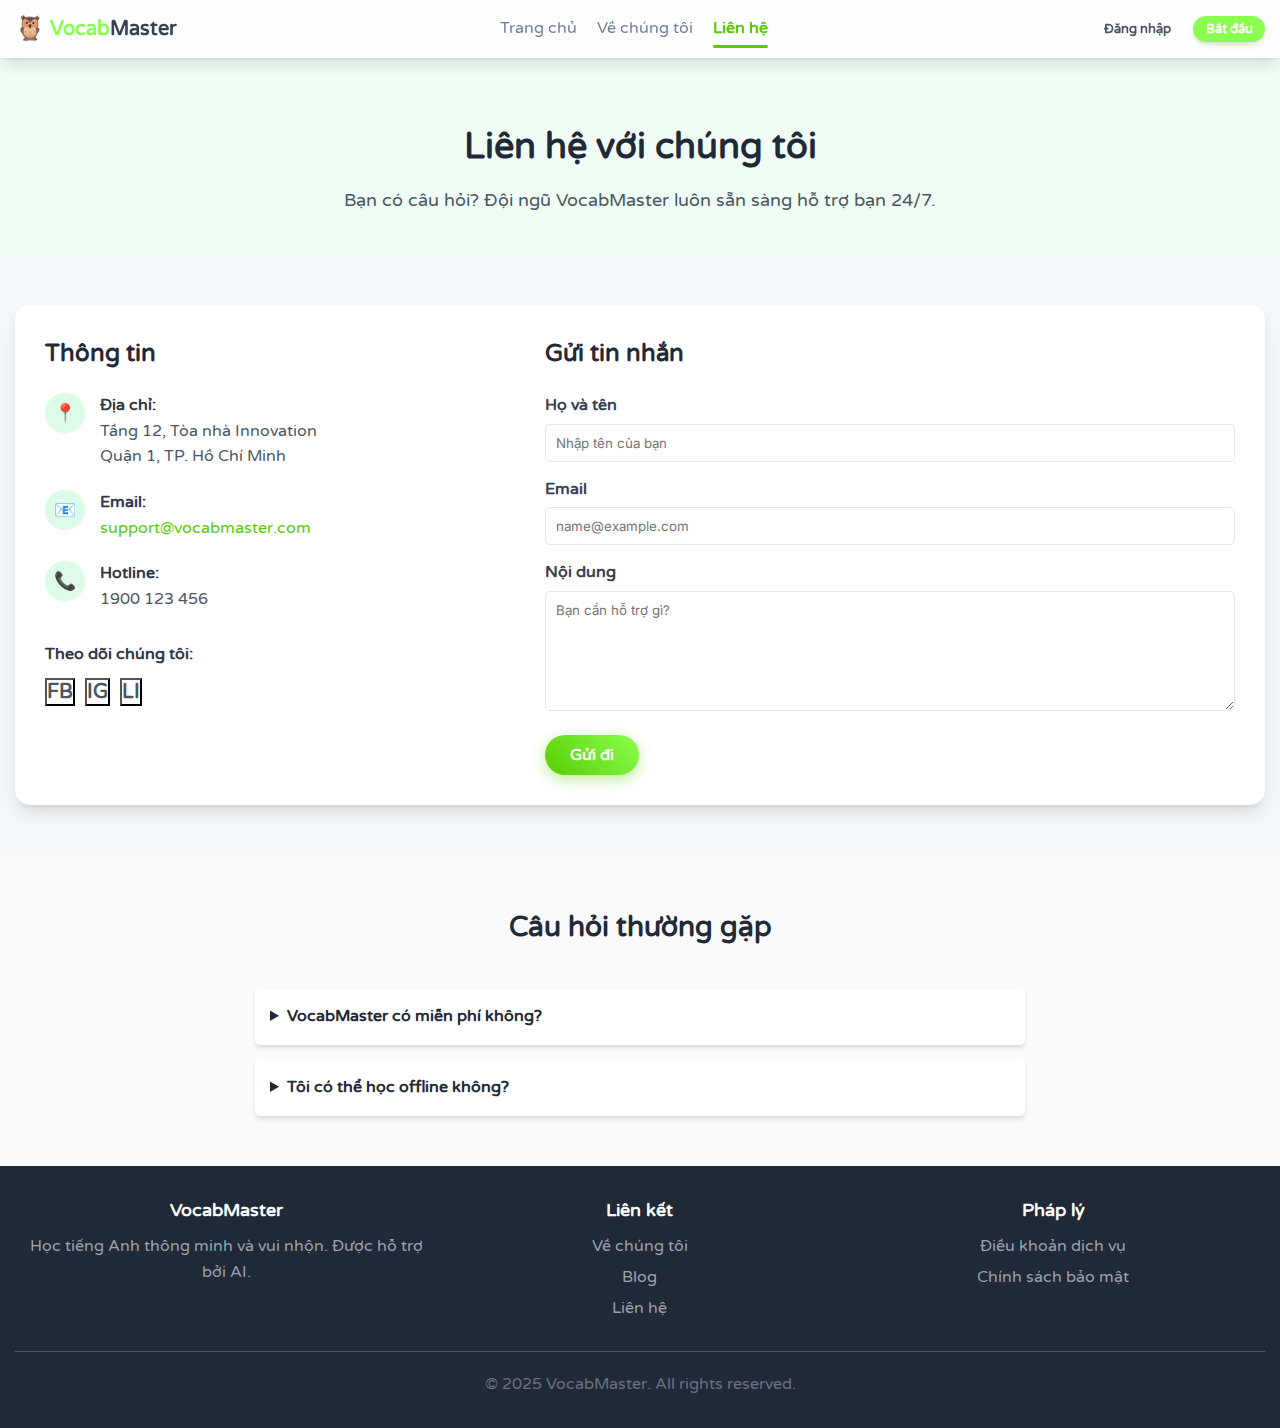
<file: 23540060_UIT_frontend_project/contact.html>
<!DOCTYPE html>
<html lang="vi">
<head>
  <meta charset="UTF-8">
  <meta name="viewport" content="width=device-width, initial-scale=1.0">
  <title>Liên hệ - VocabMaster</title>
    <!-- Tối ưu SEO  -->
  <meta name="description"
    content="Học từ vựng tiếng Anh thông minh cùng VocabMaster. Lộ trình cá nhân hóa với AI, trò chơi hóa việc học và hệ thống lặp lại ngắt quãng giúp ghi nhớ mãi mãi.">
  <meta name="keywords" content="học tiếng anh, từ vựng tiếng anh, AI học tiếng anh, VocabMaster, flashcard">
  <meta property="og:title" content="VocabMaster - Học Tiếng Anh Thông Minh với AI">
  <meta property="og:description"
    content="Tham gia cùng hàng triệu người học, đạt được mục tiêu ngoại ngữ của bạn với AI.">
  <meta property="og:image" content="https://vocabmaster.com/assets/images/thumbnail.jpg">
  <meta property="og:url" content="https://vocabmaster.com/">
  <!--  -->

  <link rel="preconnect" href="https://fonts.googleapis.com">
  <link rel="preconnect" href="https://fonts.gstatic.com" crossorigin>
  <link href="https://fonts.googleapis.com/css2?family=Varela+Round&family=Inter:wght@400;700;900&display=swap" rel="stylesheet">

  <link rel="stylesheet" href="./css/global.css">
  <link rel="stylesheet" href="./css/landing-page.css">
  <link rel="stylesheet" href="./css/pages.css">
</head>

<body>
  <header class="header">
    <div class="header__container">
      <div class="logo" onclick="window.location.href='index.html'" style="cursor:pointer">
        <span class="logo__icon">🦉</span>
        <span class="logo__text--primary">Vocab</span><span class="logo__text--secondary">Master</span>
      </div>
      <nav class="nav">
        <a href="index.html" class="nav__link">Trang chủ</a>
        <a href="about.html" class="nav__link">Về chúng tôi</a>
        <a href="contact.html" class="nav__link nav__link--active">Liên hệ</a>
      </nav>
      <div class="header__actions">
        <button class="btn btn--text btn-login">Đăng nhập</button>
        <button class="btn btn--primary btn-signup">Bắt đầu</button>
      </div>
    </div>
  </header>

  <main>
    <section class="page-hero">
      <div class="container">
        <h1 class="page-hero__title">Liên hệ với chúng tôi</h1>
        <p class="page-hero__desc">Bạn có câu hỏi? Đội ngũ VocabMaster luôn sẵn sàng hỗ trợ bạn 24/7.</p>
      </div>
    </section>

    <section class="section">
      <div class="container">
        <div class="contact-container">
          <div class="contact-info">
            <h3 class="section-title" style="font-size: 2.4rem; margin-bottom: 2rem;">Thông tin</h3>
            
            <div class="contact-info__item">
              <div class="contact-icon">📍</div>
              <div>
                <strong>Địa chỉ:</strong>
                <p style="color: var(--color-gray-text-1)">Tầng 12, Tòa nhà Innovation<br>Quận 1, TP. Hồ Chí Minh</p>
              </div>
            </div>

            <div class="contact-info__item">
              <div class="contact-icon">📧</div>
              <div>
                <strong>Email:</strong>
                <p><a href="mailto:support@vocabmaster.com" style="color: var(--color-primary); text-decoration: none;">support@vocabmaster.com</a></p>
              </div>
            </div>

            <div class="contact-info__item">
              <div class="contact-icon">📞</div>
              <div>
                <strong>Hotline:</strong>
                <p style="color: var(--color-gray-text-1)">1900 123 456</p>
              </div>
            </div>

            <div style="margin-top: 3rem;">
              <strong>Theo dõi chúng tôi:</strong>
              <div style="display: flex; gap: 1rem; margin-top: 1rem;">
                <button class="btn--text" style="padding: 0; font-size: 2rem;">FB</button>
                <button class="btn--text" style="padding: 0; font-size: 2rem;">IG</button>
                <button class="btn--text" style="padding: 0; font-size: 2rem;">LI</button>
              </div>
            </div>
          </div>

          <div class="contact-form-wrapper">
            <h3 class="section-title" style="font-size: 2.4rem; margin-bottom: 2rem;">Gửi tin nhắn</h3>
            <form class="contact-form">
              <div class="form-group">
                <label for="name">Họ và tên</label>
                <input type="text" id="name" placeholder="Nhập tên của bạn" required>
              </div>
              
              <div class="form-group">
                <label for="email">Email</label>
                <input type="email" id="email" placeholder="name@example.com" required>
              </div>

              <div class="form-group">
                <label for="message">Nội dung</label>
                <textarea id="message" placeholder="Bạn cần hỗ trợ gì?"></textarea>
              </div>

              <button type="submit" class="btn btn--gradient w-full">Gửi đi</button>
            </form>
          </div>
        </div>
      </div>
    </section>

    <section class="section" style="background-color: #f9fafb;">
      <div class="container" style="max-width: 800px;">
        <div class="section-header">
          <h2 class="section-title" style="font-size: 2.8rem;">Câu hỏi thường gặp</h2>
        </div>
        <div style="display: flex; flex-direction: column; gap: 1.5rem;">
          <details style="background: white; padding: 1.5rem; border-radius: 0.5rem; box-shadow: var(--default-shadow); cursor: pointer;">
            <summary style="font-weight: 700; color: var(--color-gray-dark);">VocabMaster có miễn phí không?</summary>
            <p style="margin-top: 1rem; color: var(--color-gray-text-1);">Có! Bạn có thể học miễn phí trọn đời. Chúng tôi cũng cung cấp gói Premium với các tính năng nâng cao.</p>
          </details>
          <details style="background: white; padding: 1.5rem; border-radius: 0.5rem; box-shadow: var(--default-shadow); cursor: pointer;">
            <summary style="font-weight: 700; color: var(--color-gray-dark);">Tôi có thể học offline không?</summary>
            <p style="margin-top: 1rem; color: var(--color-gray-text-1);">Hiện tại tính năng học offline đang được phát triển và sẽ ra mắt trong phiên bản mobile app sắp tới.</p>
          </details>
        </div>
      </div>
    </section>

  </main>

  <footer class="footer">
    <div class="container">
      <div class="footer__grid">
        <div class="footer__about">
          <h3 class="footer__title">VocabMaster</h3>
          <p class="footer__text">Học tiếng Anh thông minh và vui nhộn. Được hỗ trợ bởi AI.</p>
        </div>
        <div class="footer__links">
          <h3 class="footer__title">Liên kết</h3>
          <ul class="footer__list">
            <li><a href="about.html" class="footer__link">Về chúng tôi</a></li>
            <li><a href="#" class="footer__link">Blog</a></li>
            <li><a href="contact.html" class="footer__link">Liên hệ</a></li>
          </ul>
        </div>
        <div class="footer__legal">
          <h3 class="footer__title">Pháp lý</h3>
          <ul class="footer__list">
            <li><a href="#" class="footer__link">Điều khoản dịch vụ</a></li>
            <li><a href="#" class="footer__link">Chính sách bảo mật</a></li>
          </ul>
        </div>
      </div>
      <div class="footer__copyright">
        <p>&copy; 2025 VocabMaster. All rights reserved.</p>
      </div>
    </div>
  </footer>
  <script src="./js/main.js"></script>
</body>
</html>
</file>
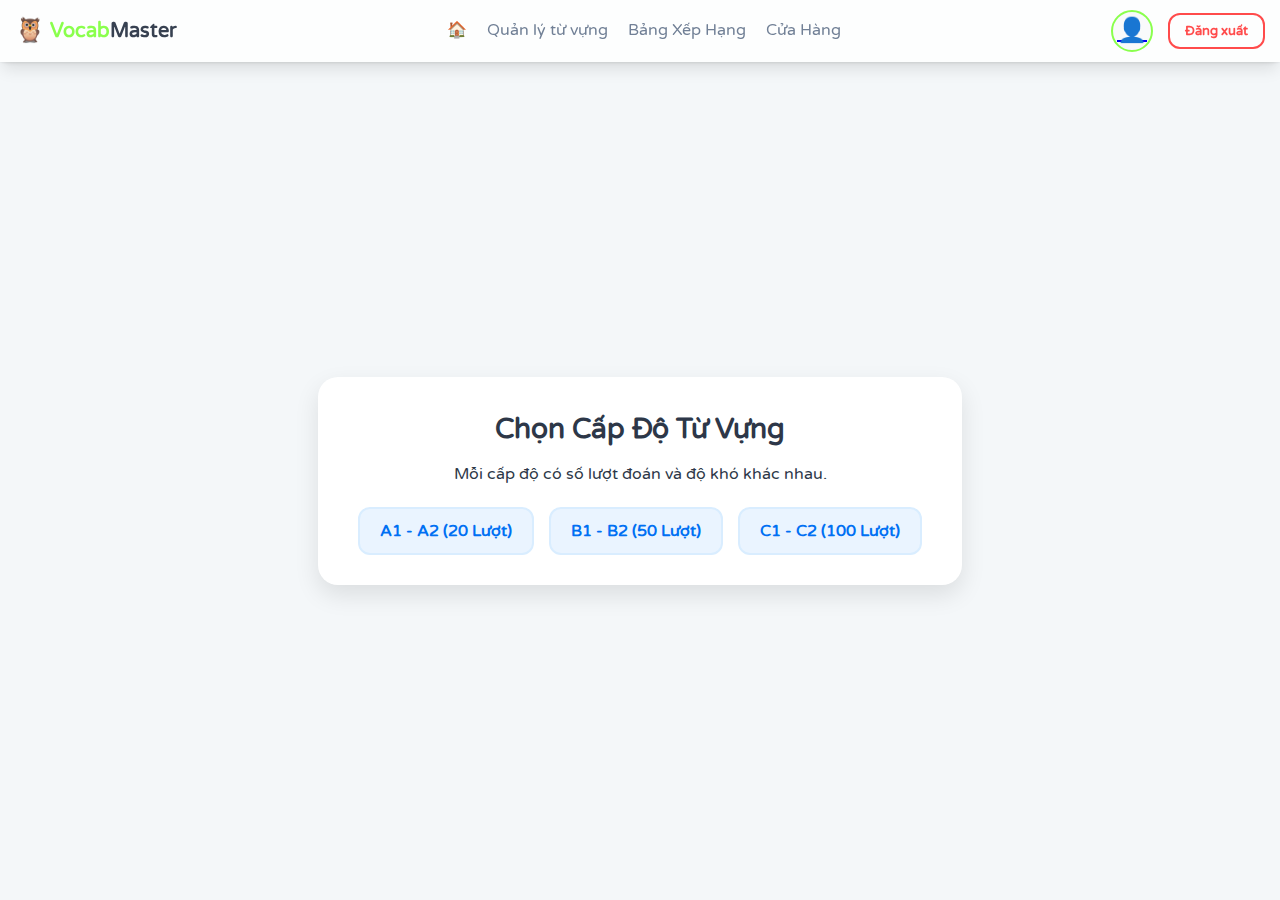
<file: 23540060_UIT_frontend_project/pages/game-guess-word.html>
<!DOCTYPE html>
<html lang="vi">

<head>
    <meta charset="UTF-8">
    <meta name="viewport" content="width=device-width, initial-scale=1.0">
    <title>AI Guessing Game - Mạng Nơ-ron V6</title>
    <!-- Tối ưu SEO  -->
    <meta name="description"
        content="Thử thách trí tuệ với trò chơi đoán từ vựng dựa trên liên kết ngữ nghĩa. Sử dụng gợi ý thông minh từ AI để tìm ra từ khóa ẩn giấu nhanh nhất.">
    <meta name="keywords" content="học tiếng anh, từ vựng tiếng anh, AI học tiếng anh, VocabMaster, flashcard">
    <meta property="og:title" content="VocabMaster - Học Tiếng Anh Thông Minh với AI">
    <meta property="og:description"
        content="Tham gia cùng hàng triệu người học, đạt được mục tiêu ngoại ngữ của bạn với AI.">
    <meta property="og:image" content="https://vocabmaster.com/assets/images/thumbnail.jpg">
    <meta property="og:url" content="https://vocabmaster.com/">
    <!--  -->
    <!-- duong-dan-toi-favicon -->
    <link rel="icon" type="image/x-icon" href="../assets/images/favicon.ico">
    <link href="https://fonts.googleapis.com/css2?family=Inter:wght@400;500;700&display=swap" rel="stylesheet">
    <link rel="stylesheet" href="../css/game-guess-word.css">
    <link rel="stylesheet" href="../css/global.css">
</head>

<body>
    <!-- Header -->
    <header class="header">
        <div class="header__container">
            <a href="./home-page.html" style="text-decoration: none;">
                <div class="logo">
                    <span class="logo__icon">🦉</span>
                    <span class="logo__text--primary">Vocab</span><span class="logo__text--secondary">Master</span>
                </div>
            </a>
            <nav class="nav">
                <a href="./home-page.html" class="nav__link">🏠</a>
                <a href="./manage-vocab-full.html" class="nav__link">Quản lý từ vựng</a>
                <a href="./ranking-page.html" class="nav__link">Bảng Xếp Hạng</a>
                <a href="./store-page.html" class="nav__link">Cửa Hàng</a>
            </nav>

            <div class="user-profile">
                <span class="profile-icon" title="Hồ sơ của bạn">
                    <a href="../pages/profile.html">👤</a>
                </span>
                <button class="logout-btn" onclick="logout()">Đăng xuất</button>
            </div>
        </div>
    </header>

    <nav class="nav2">
        <a href="./manage-vocab-full.html" class="nav__link">Quản lý từ vựng</a>
        <a href="./ranking.html" class="nav__link">Bảng Xếp Hạng</a>
        <a href="./game-page.html" class="nav__link">Tổng Quan Tiến Độ</a>
    </nav>

    <div class="app-wrapper">
        <div id="level-selection">
            <h1>Chọn Cấp Độ Từ Vựng</h1>
            <p>Mỗi cấp độ có số lượt đoán và độ khó khác nhau.</p>
            <div class="level-buttons">
                <button class="level-btn" data-level="A">A1 - A2 (20 Lượt)</button>
                <button class="level-btn" data-level="B">B1 - B2 (50 Lượt)</button>
                <button class="level-btn" data-level="C">C1 - C2 (100 Lượt)</button>
            </div>
        </div>

        <div id="game-container" class="main-container hidden">
            <div class="left-panel">
                <header>
                    <h1 id="game-title">Đoán Từ Bí Ẩn</h1>
                    <p style="color: var(--text-light-color);">Đường nối càng ngắn, bạn càng gần với đáp án.</p>
                </header>
                <div id="hint"><strong>Gợi ý:</strong> <span id="hint-text"></span></div>
                <div class="control-panel">
                    <input type="text" id="word-input" placeholder="Nhập từ đoán của bạn...">
                    <button id="guess-btn">Đoán</button>
                    <div id="result-message"></div>
                    <div id="final-score"></div>
                </div>
                <div id="history-panel">
                    <h3>Lịch sử đoán</h3>
                    <ul id="history-list"></ul>
                </div>
            </div>
            <div class="right-panel">
                <div id="brain-container">
                    <div id="root-node">
                        <div class="neuron-core"></div>
                    </div>
                </div>
            </div>
        </div>
    </div>

    <audio id="guess-sound" src="../assets/audio/guess-sound.wav"></audio>
    <audio id="win-sound" src="../assets/audio/mixkit-video-game-win-2016.wav"></audio>
    <audio id="lose-sound" src="../assets/audio/mixkit-losing-bleeps-2026.wav"></audio>

    <script src="../js/game-guess-word.js">

    </script>
</body>

</html>
</file>
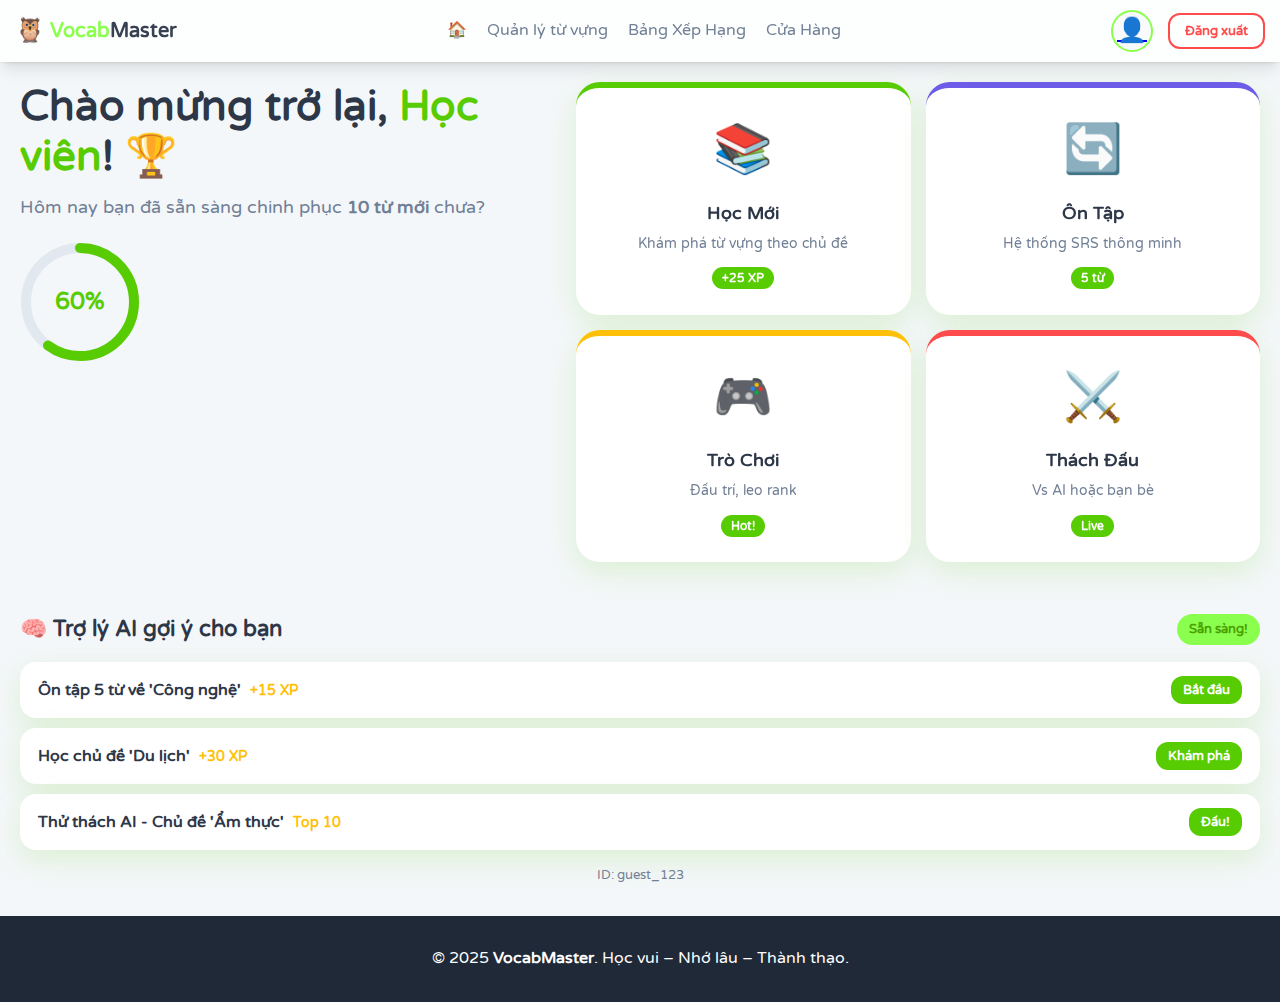
<file: 23540060_UIT_frontend_project/pages/home-page.html>
<!DOCTYPE html>
<html lang="vi">

<head>
  <meta charset="UTF-8">
  <meta name="viewport" content="width=device-width, initial-scale=1.0">
  <title>VocabMaster - Học Từ Vựng Thật Vui!</title>
    <!-- Tối ưu SEO  -->
  <meta name="description" content="Chào mừng trở lại! Theo dõi tiến độ học từ vựng hàng ngày, nhận đề xuất bài học từ AI và tiếp tục chuỗi ngày học tập (Streak) của bạn tại đây.">
  <meta name="keywords" content="học tiếng anh, từ vựng tiếng anh, AI học tiếng anh, VocabMaster, flashcard">
  <meta property="og:title" content="VocabMaster - Học Tiếng Anh Thông Minh với AI">
  <meta property="og:description"
    content="Tham gia cùng hàng triệu người học, đạt được mục tiêu ngoại ngữ của bạn với AI.">
  <meta property="og:image" content="https://vocabmaster.com/assets/images/thumbnail.jpg">
  <meta property="og:url" content="https://vocabmaster.com/">
  <!--  -->

  <!-- Google Fonts -->
  <link href="https://fonts.googleapis.com/css2?family=Poppins:wght@400;500;600;700&family=Fredoka+One&display=swap"
    rel="stylesheet">

  <!-- duong-dan-toi-favicon -->
  <link rel="icon" type="image/x-icon" href="../assets/images/favicon.ico">

  <!-- Custom CSS -->
  <link rel="stylesheet" href="../css/global.css">
  <link rel="stylesheet" href="../css/home-page.css">
</head>

<body>
  <!-- Header -->
  <header class="header">
    <div class="header__container">
      <a href="./home-page.html" style="text-decoration: none;">
        <div class="logo">
          <span class="logo__icon">🦉</span>
          <span class="logo__text--primary">Vocab</span><span class="logo__text--secondary">Master</span>
        </div>
      </a>
      <nav class="nav">
        <a href="./home-page.html" class="nav__link">🏠</a>
        <a href="./manage-vocab-full.html" class="nav__link">Quản lý từ vựng</a>
        <a href="./ranking-page.html" class="nav__link">Bảng Xếp Hạng</a>
        <a href="./store-page.html" class="nav__link">Cửa Hàng</a>
      </nav>

      <div class="user-profile">
        <span class="profile-icon" title="Hồ sơ của bạn">
          <a href="../pages/profile.html">👤</a>
        </span>
        <button class="logout-btn" onclick="logout()">Đăng xuất</button>
      </div>
    </div>
  </header>

  <nav class="nav2">
    <a href="./manage-vocab-full.html" class="nav__link">Quản lý từ vựng</a>
    <a href="./ranking.html" class="nav__link">Bảng Xếp Hạng</a>
    <a href="./game-page.html" class="nav__link">Tổng Quan Tiến Độ</a>
  </nav>

  <!-- Hero Section -->
  <section class="hero">
    <div class="hero__container">
      <div class="hero__content">
        <h1 class="hero__title">
          Chào mừng trở lại, <span id="user-name">Học viên</span>! 🏆
        </h1>
        <p class="hero__subtitle">Hôm nay bạn đã sẵn sàng chinh phục <strong>10 từ mới</strong> chưa?</p>

        <!-- Progress Ring -->
        <div class="progress-ring">
          <svg class="progress-ring__svg" width="120" height="120">
            <circle class="progress-ring__circle-bg" cx="60" cy="60" r="54"></circle>
            <circle class="progress-ring__circle" cx="60" cy="60" r="54" stroke-dasharray="339.292"
              stroke-dashoffset="135.717"></circle>
          </svg>
          <div class="progress-ring__text">
            <span id="progress-percent">60</span>%
          </div>
        </div>
      </div>

      <!-- Cyber Menu Grid -->
      <div class="menu-grid">
        <a href="#" class="menu-card learn" data-tilt>
          <div class="card__icon">📚</div>
          <h3>Học Mới</h3>
          <p>Khám phá từ vựng theo chủ đề</p>
          <span class="card__badge">+25 XP</span>
        </a>

        <a href="review-vocab.html" class="menu-card review" data-tilt>
          <div class="card__icon">🔄</div>
          <h3>Ôn Tập</h3>
          <p>Hệ thống SRS thông minh</p>
          <span class="card__badge">5 từ</span>
        </a>

        <a href="./game-page.html" class="menu-card game" data-tilt>
          <div class="card__icon">🎮</div>
          <h3>Trò Chơi</h3>
          <p>Đấu trí, leo rank</p>
          <span class="card__badge">Hot!</span>
        </a>

        <a href="#" class="menu-card challenge" data-tilt>
          <div class="card__icon">⚔️</div>
          <h3>Thách Đấu</h3>
          <p>Vs AI hoặc bạn bè</p>
          <span class="card__badge">Live</span>
        </a>
      </div>
    </div>
  </section>

  <!-- AI Recommendation Board -->
  <section class="ai-board" id="ai-board">
    <div class="ai-board__header">
      <h2>🧠 Trợ lý AI gợi ý cho bạn</h2>
      <div class="ai-status" id="ai-status">Đang phân tích...</div>
    </div>

    <ul class="recommendation-list" id="recommendation-list">
      <!-- Dynamic content -->
    </ul>

    <div class="user-id">ID: <span id="user-id-display">Đang tải...</span></div>
  </section>

  <!-- Footer -->
    <footer class="footer">
        &copy; 2025 <strong>VocabMaster</strong>. Học vui – Nhớ lâu – Thành thạo.
    </footer>


  <!-- Scripts -->

  <script>
    // Logout
    function logout() {
      localStorage.removeItem('user');
      alert('Đăng xuất thành công!');
      window.location.href = '../../index.html';
    }
    // Fake user data
    document.addEventListener('DOMContentLoaded', () => {
      const user = JSON.parse(localStorage.getItem('user') || '{}');
      document.getElementById('user-name').textContent = user.name || 'Học viên';
      document.getElementById('user-id-display').textContent = user.id || 'guest_123';

      // Fake progress
      setTimeout(() => {
        document.querySelector('.progress-ring__circle').style.strokeDashoffset = '101.788';
        document.getElementById('progress-percent').textContent = '70';
      }, 1000);

      // AI Recommendations
      const recommendations = [
        { text: "Ôn tập 5 từ về 'Công nghệ'", reward: "+15 XP", action: "Bắt đầu" },
        { text: "Học chủ đề 'Du lịch'", reward: "+30 XP", action: "Khám phá" },
        { text: "Thử thách AI - Chủ đề 'Ẩm thực'", reward: "Top 10", action: "Đấu!" }
      ];

      const list = document.getElementById('recommendation-list');
      list.innerHTML = recommendations.map(r => `
        <li class="recommendation-item">
          <div>
            <strong>${r.text}</strong>
            <span class="reward">${r.reward}</span>
          </div>
          <button class="action-btn">${r.action}</button>
        </li>
      `).join('');

      document.getElementById('ai-status').textContent = 'Sẵn sàng!';
    });

    // Header blur on scroll
    window.addEventListener('scroll', () => {
      document.getElementById('header').classList.toggle('scrolled', window.scrollY > 50);
    });
  </script>
</body>

</html>
</file>
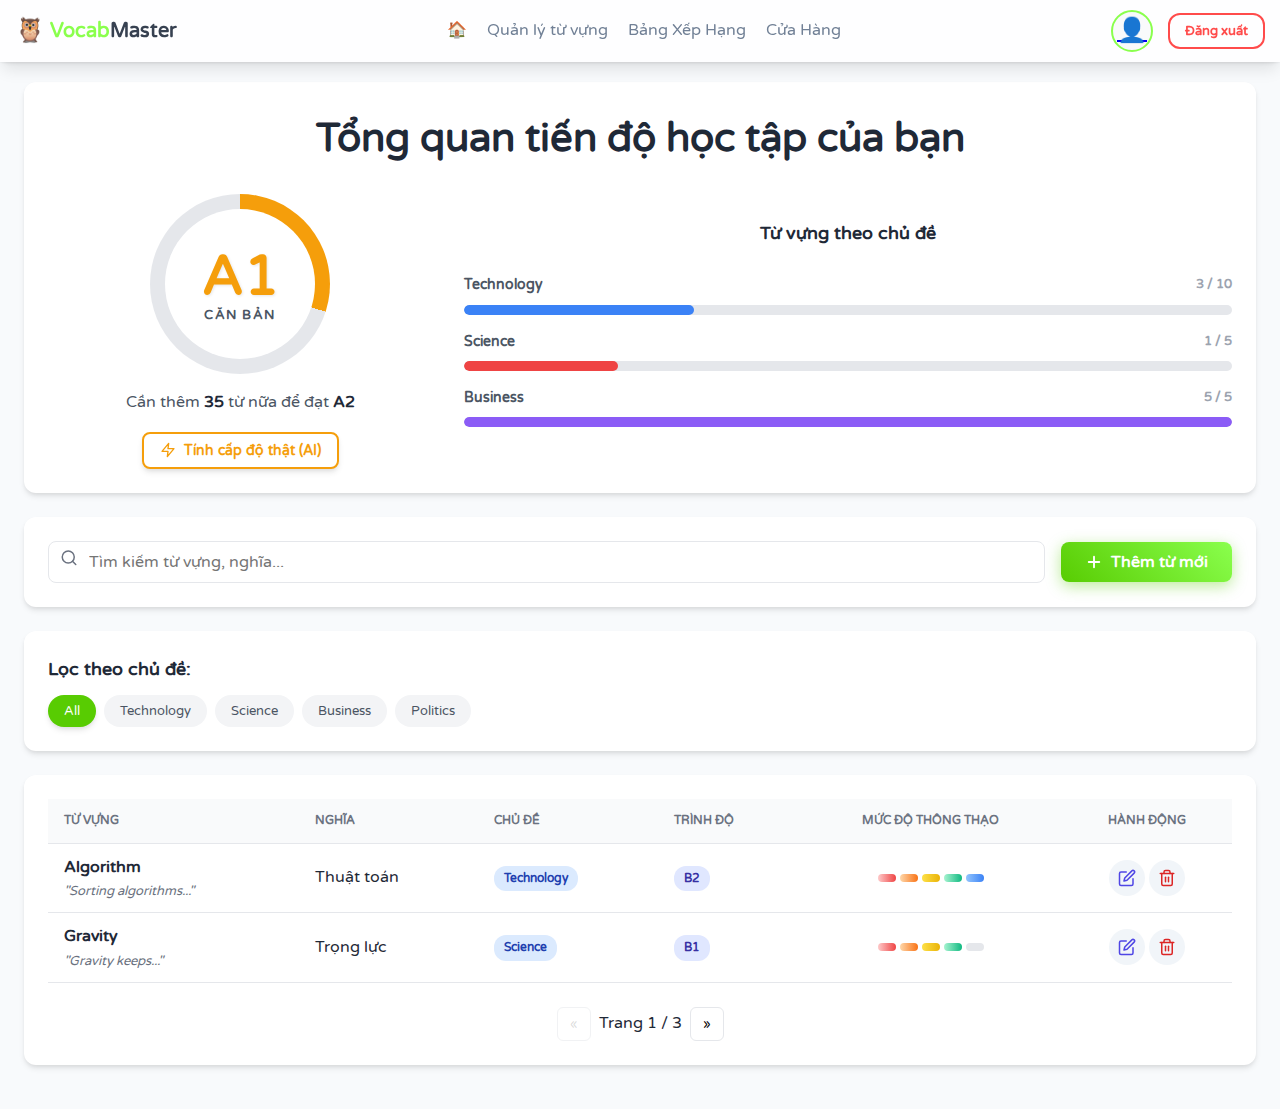
<file: 23540060_UIT_frontend_project/pages/manage-vocab-full.html>
<!DOCTYPE html>
<html lang="vi">

<head>
    <meta charset="UTF-8">
    <meta name="viewport" content="width=device-width, initial-scale=1.0">
    <title>Quản Lý Từ Vựng - VocabMaster</title>
    <!-- Tối ưu SEO  -->
    <meta name="description"
        content="Xem danh sách từ vựng đã học, thêm từ mới hoặc chỉnh sửa ghi chú cá nhân. Theo dõi mức độ thành thạo của từng từ để tối ưu hóa lộ trình ôn tập.">
    <meta name="keywords" content="học tiếng anh, từ vựng tiếng anh, AI học tiếng anh, VocabMaster, flashcard">
    <meta property="og:title" content="VocabMaster - Học Tiếng Anh Thông Minh với AI">
    <meta property="og:description"
        content="Tham gia cùng hàng triệu người học, đạt được mục tiêu ngoại ngữ của bạn với AI.">
    <meta property="og:image" content="https://vocabmaster.com/assets/images/thumbnail.jpg">
    <meta property="og:url" content="https://vocabmaster.com/">
    <!--  -->
    <!-- duong-dan-toi-favicon -->
    <link rel="icon" type="image/x-icon" href="../assets/images/favicon.ico">
    <link rel="stylesheet" href="../css/global.css">
    <link rel="stylesheet" href="../css/manage.css">
</head>

<body>
    <!-- Header -->
    <header class="header">
        <div class="header__container">
            <a href="./home-page.html" style="text-decoration: none;">
                <div class="logo">
                    <span class="logo__icon">🦉</span>
                    <span class="logo__text--primary">Vocab</span><span class="logo__text--secondary">Master</span>
                </div>
            </a>
            <nav class="nav">
                <a href="./home-page.html" class="nav__link">🏠</a>
                <a href="./manage-vocab-full.html" class="nav__link">Quản lý từ vựng</a>
                <a href="./ranking-page.html" class="nav__link">Bảng Xếp Hạng</a>
                <a href="./store-page.html" class="nav__link">Cửa Hàng</a>
            </nav>

            <div class="user-profile">
                <span class="profile-icon" title="Hồ sơ của bạn">
                    <a href="../pages/profile.html">👤</a>
                </span>
                <button class="logout-btn" onclick="logout()">Đăng xuất</button>
            </div>
        </div>
    </header>

    <nav class="nav2">
        <a href="./manage-vocab-full.html" class="nav__link">Quản lý từ vựng</a>
        <a href="./ranking.html" class="nav__link">Bảng Xếp Hạng</a>
        <a href="./game-page.html" class="nav__link">Tổng Quan Tiến Độ</a>
    </nav>


    <main>
        <div class="container">
            <div class="card dashboard-container">
                <div class="dashboard-header">
                    <h1 class="main-title">Tổng quan tiến độ học tập của bạn</h1>
                </div>

                <div class="dashboard-grid">
                    <div class="level-progress-container">
                        <div class="circular-progress" id="level-progress-circle">
                            <div class="progress-value" id="level-display">
                            </div>
                        </div>
                        <div class="level-info">
                            <p id="words-to-next-level">Đang tải...</p>
                            <button id="aiLevelCheckBtn" class="btn btn-ai-check">
                                <svg xmlns="http://www.w3.org/2000/svg" width="16" height="16" viewBox="0 0 24 24"
                                    fill="none" stroke="currentColor" stroke-width="2" stroke-linecap="round"
                                    stroke-linejoin="round">
                                    <polygon points="13 2 3 14 12 14 11 22 21 10 12 10 13 2"></polygon>
                                </svg>
                                <span>Tính cấp độ thật (AI)</span>
                            </button>
                        </div>
                    </div>

                    <div class="topic-breakdown-container">
                        <h2>Từ vựng theo chủ đề</h2>
                        <div id="topic-breakdown">
                        </div>
                    </div>
                </div>
            </div>

            <div class="card controls-card">
                <div class="search-container">
                    <span class="search-icon">
                        <svg xmlns="http://www.w3.org/2000/svg" width="18" height="18" viewBox="0 0 24 24" fill="none"
                            stroke="currentColor" stroke-width="2" stroke-linecap="round" stroke-linejoin="round">
                            <circle cx="11" cy="11" r="8"></circle>
                            <line x1="21" y1="21" x2="16.65" y2="16.65"></line>
                        </svg>
                    </span>
                    <input type="search" id="search-input" placeholder="Tìm kiếm từ vựng, nghĩa...">
                </div>
                <button onclick="showAddWordModal()" class="btn btn-gradient">
                    <svg xmlns="http://www.w3.org/2000/svg" width="18" height="18" viewBox="0 0 24 24" fill="none"
                        stroke="currentColor" stroke-width="2.5" stroke-linecap="round" stroke-linejoin="round">
                        <line x1="12" y1="5" x2="12" y2="19"></line>
                        <line x1="5" y1="12" x2="19" y2="12"></line>
                    </svg>
                    <span>Thêm từ mới</span>
                </button>
            </div>

            <div class="card filters-card">
                <h3>Lọc theo chủ đề:</h3>
                <div id="topic-filter-buttons">
                </div>
            </div>

            <div class="card">
                <div class="table-container">
                    <table class="vocab-table">
                        <thead>
                            <tr>
                                <th>Từ vựng</th>
                                <th>Nghĩa</th>
                                <th>Chủ đề</th>
                                <th>Trình độ</th>
                                <th class="text-center">Mức độ thông thạo</th>
                                <th class="text-center">Hành động</th>
                            </tr>
                        </thead>
                        <tbody id="vocab-table">
                        </tbody>
                    </table>
                </div>
                <div id="pagination">
                </div>
            </div>
        </div>
    </main>

    <!-- <div id="addWordModal" class="modal-overlay">
    </div> -->
    <div id="addWordModal" class="modal-overlay">
        <div class="modal-content" onclick="event.stopPropagation()">
            <div class="modal-header">
                <h2 class="modal-title">Thêm từ vựng mới</h2>
                <button onclick="closeAddWordModal()" class="close-btn">&times;</button>
            </div>
            <form id="addWordForm" class="modal-form">
                <div class="form-grid">
                    <div class="form-group">
                        <label for="wordInput">Từ vựng *</label>
                        <input type="text" id="wordInput" required>
                    </div>
                    <div class="form-group">
                        <label for="meaningInput">Nghĩa *</label>
                        <input type="text" id="meaningInput" required>
                    </div>
                </div>
                <div class="form-group">
                    <label for="exampleInput">Ví dụ (tiếng Anh)</label>
                    <textarea id="exampleInput" rows="2"></textarea>
                </div>
                <div class="form-group">
                    <label for="exampleMeaningInput">Nghĩa của ví dụ</label>
                    <textarea id="exampleMeaningInput" rows="2"></textarea>
                </div>
                <div class="form-grid">
                    <div class="form-group">
                        <label for="topicInput">Chủ đề *</label>
                        <input type="text" id="topicInput" required>
                    </div>
                    <div class="form-group">
                        <label for="levelInput">Trình độ *</label>
                        <select id="levelInput" required>
                            <option value="">Chọn một tùy chọn...</option>
                            <option value="A1">A1</option>
                            <option value="A2">A2</option>
                            <option value="B1">B1</option>
                            <option value="B2">B2</option>
                            <option value="C1">C1</option>
                            <option value="C2">C2</option>
                        </select>
                    </div>
                </div>
                <div class="form-grid">
                    <div class="form-group">
                        <label for="imageUrlInput">URL Hình ảnh</label>
                        <input type="url" id="imageUrlInput">
                    </div>
                    <div class="form-group">
                        <label for="proficiencyInput">Mức độ thông thạo *</label>
                        <select id="proficiencyInput" required>
                            <option value="" disabled selected>Chọn cấp độ...</option>
                            <option value="1">1 - Mới học</option>
                            <option value="2">2 - Đang học</option>
                            <option value="3">3 - Khá quen</option>
                            <option value="4">4 - Thông thạo</option>
                            <option value="5">5 - Đã thành thạo</option>
                        </select>
                    </div>
                </div>
                <div class="modal-footer">
                    <button type="button" onclick="closeAddWordModal()" class="btn btn-secondary">Hủy</button>
                    <button type="submit" class="btn btn-gradient">Lưu</button>
                </div>
            </form>
        </div>
    </div>

    <div id="editWordModal" class="modal-overlay">
        <div class="modal-content" onclick="event.stopPropagation()">
            <div class="modal-header">
                <h2 class="modal-title">Chỉnh sửa từ vựng</h2>
                <button onclick="closeEditWordModal()" class="close-btn">&times;</button>
            </div>
            <form id="editWordForm" class="modal-form">
                <input type="hidden" id="editWordId">
                <div class="form-grid">
                    <div class="form-group">
                        <label for="editWordInput">Từ vựng *</label>
                        <input type="text" id="editWordInput" required>
                    </div>
                    <div class="form-group">
                        <label for="editMeaningInput">Nghĩa *</label>
                        <input type="text" id="editMeaningInput" required>
                    </div>
                </div>
                <div class="form-group">
                    <label for="editExampleInput">Ví dụ (tiếng Anh)</label>
                    <textarea id="editExampleInput" rows="2"></textarea>
                </div>
                <div class="form-group">
                    <label for="editExampleMeaningInput">Nghĩa của ví dụ</label>
                    <textarea id="editExampleMeaningInput" rows="2"></textarea>
                </div>
                <div class="form-grid">
                    <div class="form-group">
                        <label for="editTopicInput">Chủ đề *</label>
                        <input type="text" id="editTopicInput" required>
                    </div>
                    <div class="form-group">
                        <label for="editLevelInput">Trình độ *</label>
                        <select id="editLevelInput" required>
                            <option value="">Chọn một tùy chọn...</option>
                            <option value="A1">A1</option>
                            <option value="A2">A2</option>
                            <option value="B1">B1</option>
                            <option value="B2">B2</option>
                            <option value="C1">C1</option>
                            <option value="C2">C2</option>
                        </select>
                    </div>
                </div>
                <div class="form-grid">
                    <div class="form-group">
                        <label for="editImageUrlInput">URL Hình ảnh</label>
                        <input type="url" id="editImageUrlInput">
                    </div>
                    <div class="form-group">
                        <label for="editProficiencyInput">Mức độ thông thạo *</label>
                        <select id="editProficiencyInput" required>
                            <option value="" disabled selected>Chọn cấp độ...</option>
                            <option value="1">1 - Mới học</option>
                            <option value="2">2 - Đang học</option>
                            <option value="3">3 - Khá quen</option>
                            <option value="4">4 - Thông thạo</option>
                            <option value="5">5 - Đã thành thạo</option>
                        </select>
                    </div>
                </div>

                <div class="modal-footer">
                    <button type="button" onclick="closeEditWordModal()" class="btn btn-secondary">Hủy</button>
                    <button type="submit" class="btn btn-gradient">Lưu</button>
                </div>
            </form>
        </div>
    </div>

    <div id="confirmDeleteModal" class="modal-overlay">
        <div class="modal-content" onclick="event.stopPropagation()" style="max-width: 450px;">
            <div class="modal-header">
                <h2 class="modal-title">Xác nhận Xóa</h2>
            </div>
            <div id="confirm-delete-text" style="padding: 16px 0; font-size: 16px;">
            </div>
            <div class="modal-footer">
                <button type="button" id="cancel-delete-btn" class="btn btn-secondary">Hủy</button>
                <button type="button" id="confirm-delete-btn" class="btn btn-danger">Xác nhận Xóa</button>
            </div>
        </div>
    </div>
    <script src="../js/manage-vocab.js"></script>
    <script>
        // Logout
        function logout() {
            localStorage.removeItem('user');
            alert('Đăng xuất thành công!');
            window.location.href = '../../index.html';
        }
    </script>
</body>

</html>
</file>
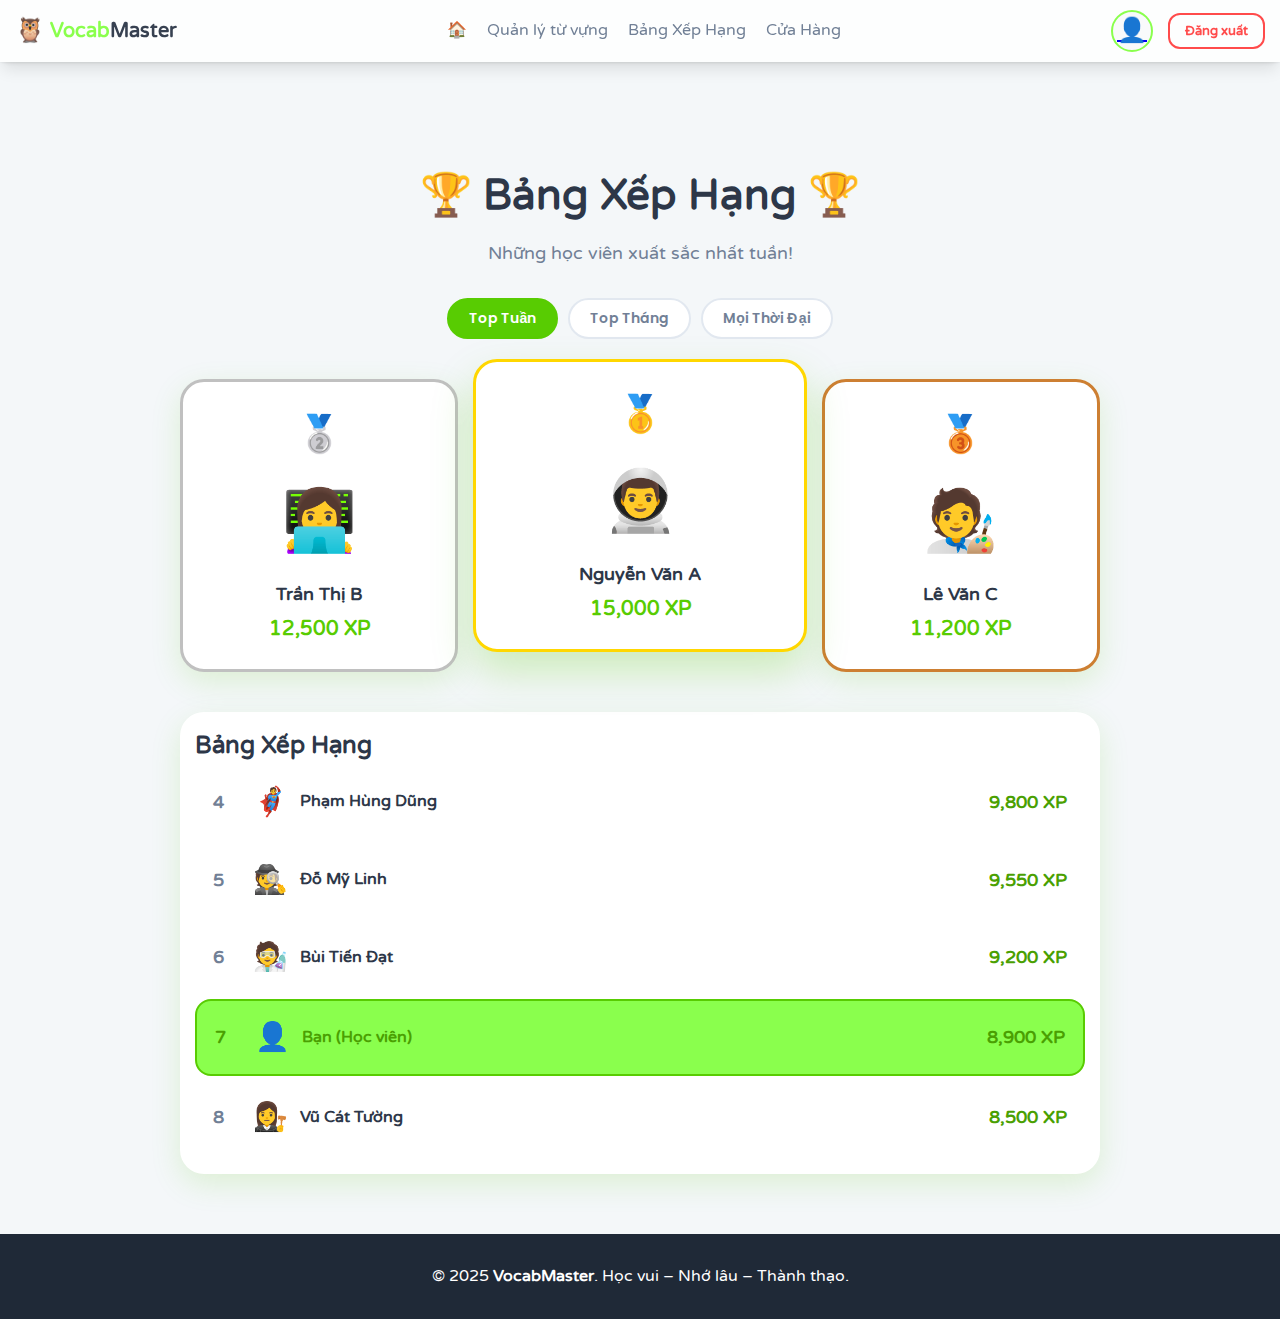
<file: 23540060_UIT_frontend_project/pages/ranking-page.html>
<!DOCTYPE html>
<html lang="vi">

<head>
  <meta charset="UTF-8">
  <meta name="viewport" content="width=device-width, initial-scale=1.0">
  <title>Bảng Xếp Hạng - VocabMaster</title>
  <!-- Tối ưu SEO  -->
  <meta name="description"
    content="Vinh danh những người học chăm chỉ nhất tuần. Xem thứ hạng XP của bạn so với cộng đồng VocabMaster và nỗ lực để đứng đầu bảng vàng.">
  <meta name="keywords" content="học tiếng anh, từ vựng tiếng anh, AI học tiếng anh, VocabMaster, flashcard">
  <meta property="og:title" content="VocabMaster - Học Tiếng Anh Thông Minh với AI">
  <meta property="og:description"
    content="Tham gia cùng hàng triệu người học, đạt được mục tiêu ngoại ngữ của bạn với AI.">
  <meta property="og:image" content="https://vocabmaster.com/assets/images/thumbnail.jpg">
  <meta property="og:url" content="https://vocabmaster.com/">
  <!--  -->
  <!-- duong-dan-toi-favicon -->
  <link rel="icon" type="image/x-icon" href="../assets/images/favicon.ico">
  <link href="https://fonts.googleapis.com/css2?family=Poppins:wght@400;500;600;700&family=Fredoka+One&display=swap"
    rel="stylesheet">

  <link rel="stylesheet" href="../css/global.css">
  <link rel="stylesheet" href="../css/ranking.css">
</head>

<body>
  <!-- Header -->
  <header class="header">
    <div class="header__container">
      <a href="./home-page.html" style="text-decoration: none;">
        <div class="logo">
          <span class="logo__icon">🦉</span>
          <span class="logo__text--primary">Vocab</span><span class="logo__text--secondary">Master</span>
        </div>
      </a>
      <nav class="nav">
        <a href="./home-page.html" class="nav__link">🏠</a>
        <a href="./manage-vocab-full.html" class="nav__link">Quản lý từ vựng</a>
        <a href="./ranking-page.html" class="nav__link">Bảng Xếp Hạng</a>
        <a href="./store-page.html" class="nav__link">Cửa Hàng</a>
      </nav>

      <div class="user-profile">
        <span class="profile-icon" title="Hồ sơ của bạn">
          <a href="../pages/profile.html">👤</a>
        </span>
        <button class="logout-btn" onclick="logout()">Đăng xuất</button>
      </div>
    </div>
  </header>

  <nav class="nav2">
    <a href="./manage-vocab-full.html" class="nav__link">Quản lý từ vựng</a>
    <a href="./ranking.html" class="nav__link">Bảng Xếp Hạng</a>
    <a href="./game-page.html" class="nav__link">Tổng Quan Tiến Độ</a>
  </nav>


  <main class="ranking-board">
    <div class="ranking-container">

      <h1 class="ranking-title">🏆 Bảng Xếp Hạng 🏆</h1>
      <p class="ranking-subtitle">Những học viên xuất sắc nhất tuần!</p>

      <div class="ranking-filters">
        <button class="filter-btn active">Top Tuần</button>
        <button class="filter-btn">Top Tháng</button>
        <button class="filter-btn">Mọi Thời Đại</button>
      </div>

      <section class="ranking-podium">
        <div class="podium-card rank-2">
          <div class="podium-rank">🥈</div>
          <div class="podium-avatar">👩‍💻</div>
          <h3 class="podium-name">Trần Thị B</h3>
          <span class="podium-score">12,500 XP</span>
        </div>
        <div class="podium-card rank-1">
          <div class="podium-rank">🥇</div>
          <div class="podium-avatar">👨‍🚀</div>
          <h3 class="podium-name">Nguyễn Văn A</h3>
          <span class="podium-score">15,000 XP</span>
        </div>
        <div class="podium-card rank-3">
          <div class="podium-rank">🥉</div>
          <div class="podium-avatar">🧑‍🎨</div>
          <h3 class="podium-name">Lê Văn C</h3>
          <span class="podium-score">11,200 XP</span>
        </div>
      </section>

      <section class="ranking-list-container">
        <h2>Bảng Xếp Hạng</h2>
        <ol class="ranking-list" start="4">
          <li class="ranking-list__item">
            <span class="rank">4</span>
            <div class="user-info">
              <span class="avatar">🦸</span>
              <span class="name">Phạm Hùng Dũng</span>
            </div>
            <span class="score">9,800 XP</span>
          </li>
          <li class="ranking-list__item">
            <span class="rank">5</span>
            <div class="user-info">
              <span class="avatar">🕵️</span>
              <span class="name">Đỗ Mỹ Linh</span>
            </div>
            <span class="score">9,550 XP</span>
          </li>
          <li class="ranking-list__item">
            <span class="rank">6</span>
            <div class="user-info">
              <span class="avatar">🧑‍🔬</span>
              <span class="name">Bùi Tiến Đạt</span>
            </div>
            <span class="score">9,200 XP</span>
          </li>
          <li class="ranking-list__item current-user">
            <span class="rank">7</span>
            <div class="user-info">
              <span class="avatar">👤</span>
              <span class="name">Bạn (Học viên)</span>
            </div>
            <span class="score">8,900 XP</span>
          </li>
          <li class="ranking-list__item">
            <span class="rank">8</span>
            <div class="user-info">
              <span class="avatar">👩‍⚖️</span>
              <span class="name">Vũ Cát Tường</span>
            </div>
            <span class="score">8,500 XP</span>
          </li>
        </ol>
      </section>

    </div>
  </main>

  <footer class="footer">
    <p>&copy; 2025 <strong>VocabMaster</strong>. Học vui – Nhớ lâu – Thành thạo.</p>
  </footer>

  <script>
    // Logout function (từ home-page.html)
    function logout() {
      localStorage.removeItem('user');
      alert('Đăng xuất thành công!');
      window.location.href = '../index.html';
    }

    // Script nhỏ cho filter buttons
    document.querySelectorAll('.filter-btn').forEach(button => {
      button.addEventListener('click', () => {
        // Bỏ active ở tất cả
        document.querySelectorAll('.filter-btn').forEach(btn => btn.classList.remove('active'));
        // Thêm active cho button được click
        button.classList.add('active');
        // (Logic tải dữ liệu mới sẽ ở đây)
      });
    });
  </script>
</body>

</html>
</file>
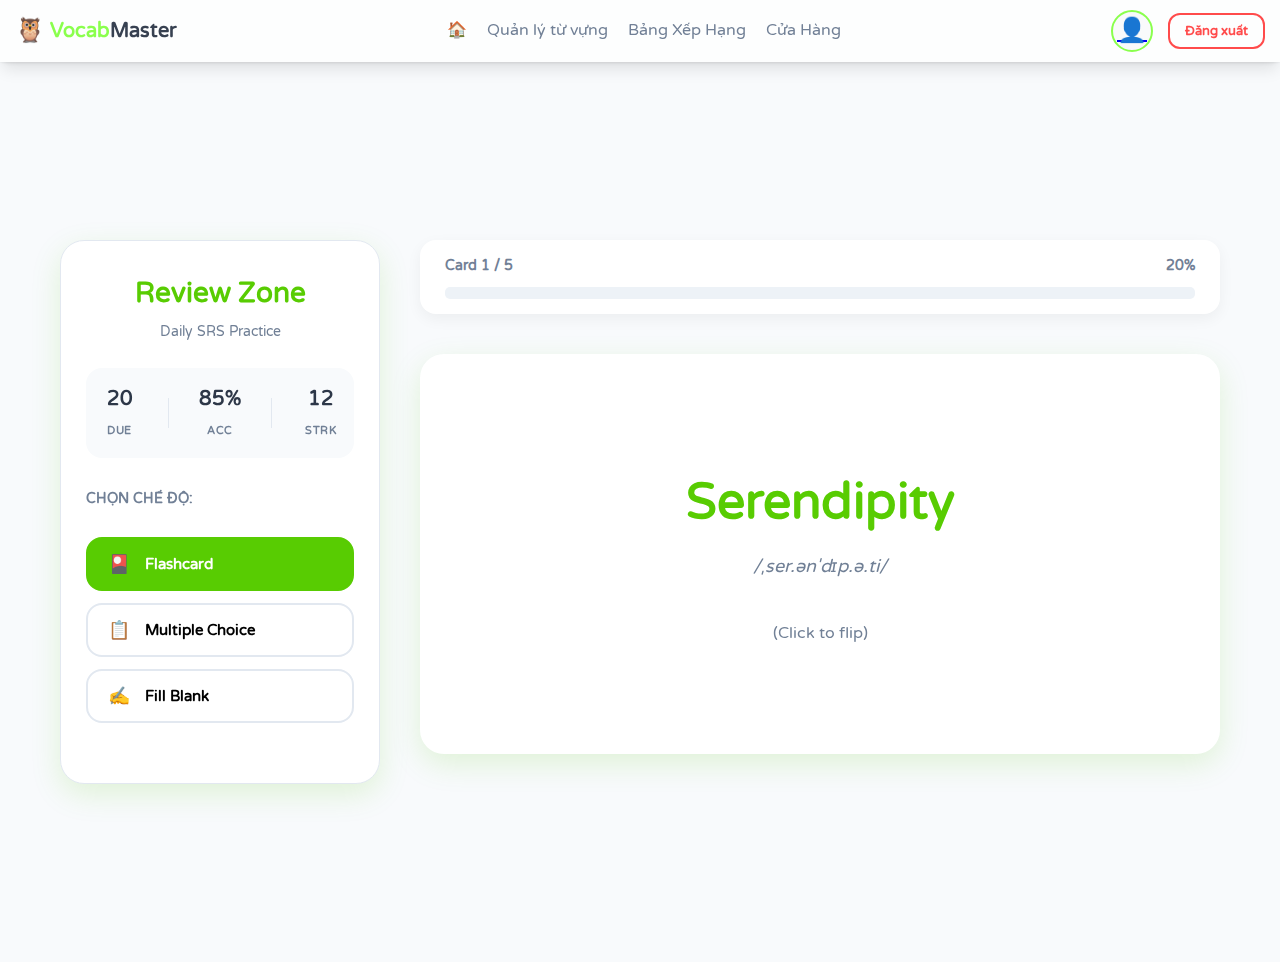
<file: 23540060_UIT_frontend_project/pages/review-vocab.html>
<!DOCTYPE html>
<html lang="vi">

<head>
  <meta charset="UTF-8">
  <meta name="viewport" content="width=device-width, initial-scale=1.0">
  <title>Review Vocabulary Demo</title>
    <!-- Tối ưu SEO  -->
  <meta name="description"
    content="Chế độ ôn tập thông minh sử dụng thuật toán Lặp lại ngắt quãng (Spaced Repetition). Luyện tập qua Flashcard, điền từ và trắc nghiệm để nhớ từ mãi mãi.">
  <meta name="keywords" content="học tiếng anh, từ vựng tiếng anh, AI học tiếng anh, VocabMaster, flashcard">
  <meta property="og:title" content="VocabMaster - Học Tiếng Anh Thông Minh với AI">
  <meta property="og:description"
    content="Tham gia cùng hàng triệu người học, đạt được mục tiêu ngoại ngữ của bạn với AI.">
  <meta property="og:image" content="https://vocabmaster.com/assets/images/thumbnail.jpg">
  <meta property="og:url" content="https://vocabmaster.com/">
  <!--  -->
  <!-- duong-dan-toi-favicon -->
  <link rel="icon" type="image/x-icon" href="../assets/images/favicon.ico">
  <link rel="stylesheet" href="../css/review-vocab.css">
  <link rel="stylesheet" href="../css/global.css">
</head>

<body>
  <!-- Header -->
  <header class="header">
    <div class="header__container">
      <a href="./home-page.html" style="text-decoration: none;">
        <div class="logo">
          <span class="logo__icon">🦉</span>
          <span class="logo__text--primary">Vocab</span><span class="logo__text--secondary">Master</span>
        </div>
      </a>
      <nav class="nav">
        <a href="./home-page.html" class="nav__link">🏠</a>
        <a href="./manage-vocab-full.html" class="nav__link">Quản lý từ vựng</a>
        <a href="./ranking-page.html" class="nav__link">Bảng Xếp Hạng</a>
        <a href="./store-page.html" class="nav__link">Cửa Hàng</a>
      </nav>

      <div class="user-profile">
        <span class="profile-icon" title="Hồ sơ của bạn">
          <a href="../pages/profile.html">👤</a>
        </span>
        <button class="logout-btn" onclick="logout()">Đăng xuất</button>
      </div>
    </div>
  </header>

  <nav class="nav2">
    <a href="./manage-vocab-full.html" class="nav__link">Quản lý từ vựng</a>
    <a href="./ranking.html" class="nav__link">Bảng Xếp Hạng</a>
    <a href="./game-page.html" class="nav__link">Tổng Quan Tiến Độ</a>
  </nav>

  <div class="review-section">
    <div class="container">

      <div class="review-layout">

        <aside class="review-sidebar">
          <div class="sidebar-card">
            <div class="review-header">
              <h2>Review Zone</h2>
              <p>Daily SRS Practice</p>
            </div>

            <div class="review-stats">
              <div class="stat-item">
                <span class="stat-value">20</span>
                <span class="stat-label">Due</span>
              </div>
              <div class="stat-divider"></div>
              <div class="stat-item">
                <span class="stat-value">85%</span>
                <span class="stat-label">Acc</span>
              </div>
              <div class="stat-divider"></div>
              <div class="stat-item">
                <span class="stat-value">12</span>
                <span class="stat-label">Strk</span>
              </div>
            </div>

            <div class="mode-selector">
              <p class="mode-label">Chọn chế độ:</p>
              <button class="mode-btn active" onclick="switchMode('flashcard')">
                <span>🎴</span> Flashcard
              </button>
              <button class="mode-btn" onclick="switchMode('mcq')">
                <span>📋</span> Multiple Choice
              </button>
              <button class="mode-btn" onclick="switchMode('fill')">
                <span>✍️</span> Fill Blank
              </button>
            </div>
          </div>
        </aside>
        <main class="review-playground">
          <div class="progress-container">
            <div class="progress-info-row">
              <span id="progress-text">Card 1 / 5</span>
              <span id="progress-percent">20%</span>
            </div>
            <div class="progress-bar">
              <div class="progress-fill" style="width: 20%"></div>
            </div>
          </div>
          <div id="game-area">
          </div>
        </main>

      </div>
    </div>
  </div>

  <script src="../js/review-vocab.js">  </script>

</body>

</html>
</file>
<file: 23540060_UIT_frontend_project/css/global.css>
/* Font Varela Round cho sự thân thiện và tròn trịa */
@import url('https://fonts.googleapis.com/css2?family=Varela+Round&family=Inter:wght@400;700&display=swap');

/* --- BẢNG MÀU VÀ BIẾN TOÀN CỤC --- */
:root {
  /* Green (Primary) */
  --color-primary: #58CC02;
  --primary-color-dark: #4aa002;
  --primary-color-light: #8AFF4D;

  /* Red/Pink for emphasis (Secondary) */
  --color-secondary: #FF4B4B;

  /* Backgrounds */
  --color-background: #F4F7F9;
  --color-card-bg: #FFFFFF;
  --color-white: #ffffff;
  --color-gray-light-1: #f9fafb;
  /* bg-gray-50 */
  --color-gray-light-2: #f3f4f6;
  /* bg-gray-100 */
  --color-gray-dark: #1f2937;
  /* bg-gray-800 */
  --footer-color: var(--color-gray-dark);

  /* Text */
  --text-dark: #2d3748;
  /* gray-800 */
  --text-medium: #4a5568;
  /* gray-700 */
  --text-light: #718096;
  /* gray-600 */
  --color-gray-text-1: #4b5563;
  /* text-gray-600 */
  --color-gray-text-2: #374151;
  /* text-gray-700 */

  /* Shadows */
  --color-shadow: rgba(0, 0, 0, 0.1);
  --default-shadow: 0 4px 6px -1px rgba(0, 0, 0, 0.1), 0 2px 4px -2px rgba(0, 0, 0, 0.1);
  --medium-shadow: 0 10px 15px -3px rgba(0, 0, 0, 0.1), 0 4px 6px -4px rgba(0, 0, 0, 0.1);
  --large-shadow: 0 20px 25px -5px rgba(0, 0, 0, 0.1), 0 8px 10px -6px rgba(0, 0, 0, 0.1);

  /* Font */
  --font-primary: 'Inter', sans-serif;
  --font-secondary: 'Varela Round', sans-serif;
}

/* --- THIẾT LẬP RESET CƠ BẢN --- */
*,
*::before,
*::after {
  margin: 0;
  padding: 0;
  box-sizing: border-box;
  font-family: 'Varela Round', 'Inter', sans-serif;
}

html {
  font-size: 62.5%;
}

body {
  background: var(--color-background);
  color: var(--text-dark);
  overflow-x: hidden;
  font-size: 1.6rem;
  line-height: 1.6;
}

/* ============================================
  CÁC THÀNH PHẦN CHUNG (HEADER / FOOTER)
============================================
*/

/* --- HEADER --- */
.header {
  background-color: rgba(255, 255, 255, 0.8);
  backdrop-filter: blur(10px);
  position: block;
  top: 0;
  left: 0;
  right: 0;
  z-index: 50;
  box-shadow: 0 1px 2px 0 rgba(0, 0, 0, 0.05);
  width: 100%;
}

.header__container {
  display: flex;
  justify-content: space-between;
  align-items: center;
  padding-top: 1rem;
  padding-bottom: 1rem;
  max-width: 1280px;
  margin: 0 auto;
  padding: 1rem 1.5rem;
  box-shadow: var(--medium-shadow);
}

.footer__grid {
  display: grid;
  grid-template-columns: repeat(3, 1fr);
  gap: 2rem;
  /* Responsive cho cột sẽ ở dưới */
  max-width: 1280px;
  margin: 0 auto;
  padding: 0 1.5rem;
}


.logo {
  font-family: 'Varela Round', sans-serif;
  font-size: 2rem;
  font-weight: 700;
  display: flex;
  align-items: center;
}

.logo__icon {
  font-size: 2.4rem;
  margin-right: 0.5rem;
}

.logo__text--primary {
  color: var(--primary-color-light);
}

.logo__text--secondary {
  color: var(--color-gray-text-2);
}

/* ============================
Phần Nav 
===============================*/

.nav {
  display: flex;
  gap: 2rem;
}

/* Nav của bản mobile bị ẩn ở bản web */
.nav2 {
  display: none;
}

.nav__link {
  color: var(--text-light);
  text-decoration: none;
  font-weight: 500;
  font-size: 1.6rem;
  transition: var(--transition);
  position: relative;
}

.nav__link:hover {
  color: var(--color-primary);
}

.nav__link::after {
  content: '';
  position: absolute;
  bottom: -0.6rem;
  left: 0;
  width: 0;
  height: 0.3rem;
  background: var(--color-primary);
  border-radius: 0.2rem;
  transition: var(--transition);
}

.nav__link:hover::after {
  width: 100%;
}

/* Kiểu cho link active trên thanh nav */
.nav__link--active {
  color: var(--color-primary);
  font-weight: 700;
}

.nav__link--active::after {
  width: 100%;
}

/* ==== Phần PROFILE ============================*/

.user-profile {
  display: flex;
  align-items: center;
  gap: 1rem;
}

.header__actions {
  display: flex;
  align-items: center;
  gap: 1rem;
}

/* --- NEW HEADER STYLES FOR LOGGED-IN STATE (Synced with global.css) --- */
.user-profile {
  display: flex;
  align-items: center;
  gap: 15px;
  /* Khoảng cách giữa icon và nút */
}

.profile-icon {
  font-size: 24px;
  /* Giữ px để cố định kích thước icon */
  cursor: pointer;
  width: 42px;
  height: 42px;
  border-radius: 50%;
  background-color: var(--color-gray-light-1);
  /* Dùng màu xám nhạt từ global */
  display: flex;
  justify-content: center;
  align-items: center;
  color: var(--color-primary);
  /* Dùng màu xanh lá primary */
  border: 2px solid var(--primary-color-light);
  /* Dùng màu xanh lá nhạt */
  transition: transform 0.2s, box-shadow 0.2s;
}

.profile-icon:hover {
  transform: scale(1.1);
  box-shadow: 0 0 10px rgba(88, 204, 2, 0.3);
  /* Shadow màu xanh lá */
}

.logout-btn {
  background: transparent;
  color: var(--color-secondary);
  border: 2px solid var(--color-secondary);
  padding: 8px 15px;
  border-radius: 12px;
  font-weight: bold;
  cursor: pointer;
  transition: all 0.3s ease;
  /* font-size sẽ kế thừa từ body (1.6rem = 16px) - Đã chuẩn */
}

.logout-btn:hover {
  background: var(--color-secondary);
  color: white;
}

/* --- END NEW HEADER STYLES --- */

/* --- FOOTER --- */
.footer {
  background-color: var(--footer-color);
  color: var(--color-white);
  padding: 3rem 0;
  text-align: center;
}

.footer__title {
  font-family: 'Varela Round', sans-serif;
  font-size: 1.8rem;
  font-weight: 700;
  margin-bottom: 1rem;
}

.footer__text {
  color: #9ca3af;
}

.footer__list {
  list-style: none;
  display: flex;
  flex-direction: column;
  gap: 0.5rem;
}

.footer__link {
  color: #9ca3af;
  text-decoration: none;
  transition: color 0.2s;
}

.footer__link:hover {
  color: var(--color-white);
}

.footer__copyright {
  margin-top: 3rem;
  padding-top: 2rem;
  border-top: 1px solid #4b5563;
  text-align: center;
  color: #6b7280;
  /* Áp dụng container cho copyright */
  max-width: 1280px;
  margin-left: auto;
  margin-right: auto;
  padding-left: 1.5rem;
  padding-right: 1.5rem;
}


/* ============================================
  RESPONSIVE CHO CÁC THÀNH PHẦN CHUNG
===============================================
*/

/* Small screens and up (640px) màn hình điện thoại nhỏ */
@media (min-width: 640px) {
  .header__actions .btn--text {
    display: block;
  }
}


/* Medium screens and up (768px) màn hình điện thoại lớn */
@media(max-width:768px) {
  .nav2 {
    display: flex;
    gap: 2rem;
    padding: 1rem;
    padding-top: 2rem;
    background-color: var(--color-white);
    box-shadow: 0 1px 3px rgba(0, 0, 0, 0.1);
  }

  .nav {
    display: none;
  }
}


/* Media Query cho Mobile (ví dụ: màn hình nhỏ hơn 768px) */
@media (max-width: 768px) {
  .footer__grid {
    grid-template-columns: 1fr;
    padding: 0 1rem;
  }
}

/* Large screens and up (1024px) các dòng ipad pro */
@media (min-width: 1024px) {
  /* (Không có style header/footer nào ở đây) */
}
</file>
<file: 23540060_UIT_frontend_project/css/landing-page.css>
/* --- HERO SECTION (Bổ sung từ file cũ) --- */


body{
  display: flex;
  flex-direction: column;
  min-height: 100vh  
}

/* .hero{
  background-image: url("../assets/images/cefr.png");
  background-repeat: no-repeat;
  background-position: center;
} */
 
.hero__container {
  display: flex;
  align-items: center;
  gap: 3rem;
  text-align: left;
  margin: 5rem 0;
}

.hero__animation-wrapper {
  flex:1;
  min-width: 250px;
}

.hero__animation {
  width: 100%;
  height: auto;
}

.hero__content {
  flex: 2;
}

.hero__cta {
  justify-content: flex-start;
}

@media (max-width: 768px) {
  .hero__container {
    flex-direction: column;
    text-align: center;
  }

  .hero__animation-wrapper {
    order: -1;
    margin-bottom: 2rem;
  }

  .hero__cta {
    justify-content: center;
  }
}


/* --- TÁI SỬ DỤNG (CỤ THỂ CHO TRANG) --- */
.container {
  max-width: 1280px;
  margin: 0 auto;
  padding: 0 1.5rem;
}

section {
  padding: 5rem 0;
}

.section-header {
  text-align: center;
  margin-bottom: 4rem;
}

.section-title {
  font-family: 'Varela Round', sans-serif;
  font-size: 3.6rem;
  font-weight: 700;
  color: var(--color-gray-dark);
}

.section-subtitle {
  margin-top: 1rem;
  font-size: 1.8rem;
  color: var(--color-gray-text-1);
}

/* --- CÁC LOẠI NÚT (BUTTONS) --- */
.btn {
  font-weight: 700;
  padding: 0.5rem 1.25rem;
  border-radius: 9999px;
  border: none;
  cursor: pointer;
  transition: all 0.2s ease-in-out;
  display: inline-block;
  text-decoration: none;
}

.btn--text {
  background-color: transparent;
  color: var(--color-gray-text-1);
  font-weight: 600;
}

.btn--text:hover {
  color: var(--primary-color-light);
}

.btn--primary {
  background-color: var(--primary-color-light);
  color: var(--color-white);
  box-shadow: var(--default-shadow);
}

.btn--primary:hover {
  background-color: var(--primary-color-dark);
}

.btn--gradient {
  background: linear-gradient(45deg, #58CC02, #8AFF4D);
  color: var(--color-white);
  font-weight: 700;
  padding: 1rem 2.5rem;
  font-size: 1.6rem;
  transition: all 0.3s ease;
  box-shadow: 0 4px 15px rgba(88, 204, 2, 0.4);
}

.btn--gradient:hover {
  transform: translateY(-3px);
  box-shadow: 0 6px 20px rgba(88, 204, 2, 0.6);
}

.btn--light {
  background-color: var(--color-white);
  color: var(--primary-color-light);
  font-weight: 700;
  padding: 1rem 2.5rem;
  font-size: 1.6rem;
  box-shadow: var(--medium-shadow);
}

.btn--light:hover {
  background-color: var(--color-gray-light-2);
}

/* ============================================
  CÁC KHỐI CỤ THỂ CỦA LANDING PAGE
============================================
*/

/* --- HERO SECTION --- */
.hero {
  padding-top: 4rem;
  /* Đẩy nội dung xuống dưới header */
  padding-bottom: 4rem;
  background-color: var(--color-white);
}

.hero__title {
  font-family: 'Varela Round', sans-serif;
  font-size: 4.8rem;
  font-weight: 900;
  color: var(--color-gray-dark);
  line-height: 1.2;
}

.hero__title--highlight {
  color: var(--primary-color-light);
}

.hero__subtitle {
  margin: 1.5rem auto 0;
  font-size: 2rem;
  color: var(--color-gray-text-1);
  max-width: 56rem;
}

.hero__cta {
  margin-top: 2.5rem;
}

.hero__image-wrapper {
  margin-top: 4rem;
}

.hero__image {
  max-width: 100%;
  height: auto;
  margin: 0 auto;
  border-radius: 1rem;
  box-shadow: var(--large-shadow);
}

/* --- FEATURES SECTION --- */
.features-grid {
  display: grid;
  gap: 2rem;
}

.feature-card {
  background-color: var(--color-white);
  padding: 2rem;
  border-radius: 1rem;
  box-shadow: var(--medium-shadow);
  transition: all 0.3s ease;
}

.feature-card:hover {
  transform: translateY(-8px);
  box-shadow: 0 10px 25px rgba(0, 0, 0, 0.1);
}

.feature-card__icon {
  font-size: 4rem;
  margin-bottom: 1rem;
}

.feature-card__title {
  font-family: 'Varela Round', sans-serif;
  font-size: 2rem;
  font-weight: 700;
  margin-bottom: 0.5rem;
}

.feature-card__text {
  color: var(--color-gray-text-1);
}

/* --- AI TUTOR SECTION --- */
.ai-tutor-section {
  background-color: var(--color-white);
}

.ai-tutor__grid {
  display: flex;
  flex-direction: column;
  align-items: center;
  gap: 3rem;
}

.ai-tutor__tag {
  font-family: 'Varela Round', sans-serif;
  color: var(--primary-color-light);
  font-weight: 700;
}

.ai-tutor__content .section-title {
  margin-top: 0.5rem;
}

.ai-tutor__list {
  list-style: none;
  margin-top: 1.5rem;
  display: flex;
  flex-direction: column;
  gap: 1rem;
}

.ai-tutor__list-item {
  display: flex;
  align-items: flex-start;
}

.ai-tutor__list-icon {
  width: 1.5rem;
  height: 1.5rem;
  color: var(--primary-color-light);
  margin-right: 0.75rem;
  flex-shrink: 0;
  margin-top: 0.25rem;
}

/* Recommendation Board */
.recommendation-board {
  background-color: #eff6ff;
  border: 2px solid #60a5fa;
  border-radius: 1rem;
  padding: 1.5rem;
  box-shadow: var(--medium-shadow);
  transform: rotate(-2deg);
}

.recommendation-board__title {
  font-family: 'Varela Round', sans-serif;
  font-size: 2rem;
  font-weight: 700;
  color: #1e40af;
  margin-bottom: 1rem;
}

.recommendation-board__analysis {
  background-color: #dbeafe;
  color: #1e3a8a;
  font-size: 1.4rem;
  font-weight: 600;
  padding: 0.75rem;
  border-radius: 0.5rem;
  margin-bottom: 1rem;
}

.recommendation-board__list {
  list-style: none;
  display: flex;
  flex-direction: column;
  gap: 0.75rem;
}

.recommendation-item {
  background-color: white;
  padding: 0.75rem;
  border-radius: 0.5rem;
  box-shadow: var(--default-shadow);
  display: flex;
  justify-content: space-between;
  align-items: center;
  border-left-width: 4px;
}

.recommendation-item--review {
  border-color: #4ade80;
}

.recommendation-item--new {
  border-color: #facc15;
}

.recommendation-item--challenge {
  border-color: #f87171;
}

.recommendation-item__action {
  font-weight: 700;
  font-size: 1.4rem;
}

.recommendation-item--review .recommendation-item__action {
  color: #166534;
}

.recommendation-item--new .recommendation-item__action {
  color: #854d0e;
}

.recommendation-item--challenge .recommendation-item__action {
  color: #b91c1c;
}


/* --- TESTIMONIALS SECTION --- */
.testimonials-grid {
  display: grid;
  gap: 2rem;
}

.testimonial-card {
  background-color: var(--color-white);
  padding: 2rem;
  border-radius: 1rem;
  box-shadow: var(--medium-shadow);
}

.testimonial-card__text {
  color: var(--color-gray-text-1);
  margin-bottom: 1.5rem;
}

.testimonial-card__author {
  display: flex;
  align-items: center;
}

.testimonial-card__avatar {
  width: 3rem;
  height: 3rem;
  border-radius: 50%;
  margin-right: 1rem;
}

.testimonial-card__name {
  font-weight: 700;
  color: var(--color-gray-dark);
}

.testimonial-card__title {
  font-size: 1.4rem;
  color: #6b7280;
}

/* --- CTA SECTION --- */
.cta-section {
  background-color: var(--primary-color-light);
  color: var(--color-white);
}

.cta-section__container {
  text-align: center;
}

.cta-section__title {
  font-family: 'Varela Round', sans-serif;
  font-size: 3.2rem;
  font-weight: 700;
}

.cta-section__subtitle {
  margin: 1rem auto 0;
  font-size: 1.8rem;
  color: #d1fae5;
  max-width: 42rem;
}

.cta-section__action {
  margin-top: 2rem;
}

/* --- MODAL STYLES --- */
.switch-auth {
  font-size: 1.4rem;
  margin-top: 1.5rem;
  color: #555;
}

.switch-auth span {
  color: #666;
}

.switch-link {
  font-weight: 600;
  color: #4f46e5;
  margin-left: 5px;
  transition: color 0.2s ease, text-decoration 0.2s ease;
}

.switch-link:hover {
  color: #312e81;
  text-decoration: underline;
}

.modal {
  position: fixed;
  inset: 0;
  background: rgba(0, 0, 0, 0.6);
  display: flex;
  justify-content: center;
  align-items: center;
  z-index: 100;
}

.hidden {
  display: none;
}

.modal-content {
  background: white;
  border-radius: 1.6rem;
  padding: 3.2rem;
  width: 90%;
  max-width: 400px;
  text-align: center;
  position: relative;
  animation: fadeIn 0.3s ease;
}

.close {
  position: absolute;
  top: 10px;
  right: 15px;
  font-size: 2.4rem;
  cursor: pointer;
}

.modal-content input {
  width: 100%;
  padding: 1.28rem;
  margin: 0.8rem 0;
  border: 1px solid #ccc;
  border-radius: 0.5rem;
}

.divider {
  margin: 1rem 0;
  font-size: 1.4rem;
  color: #777;
  position: relative;
}

@keyframes fadeIn {
  from {
    opacity: 0;
    transform: translateY(-10px);
  }

  to {
    opacity: 1;
    transform: translateY(0);
  }
}

.google-btn {
  display: inline-flex;
  align-items: center;
  justify-content: center;
  padding: 10px 24px;
  border-radius: 4px;
  border: 1px solid #dfe1e5;
  background-color: #ffffff;
  color: #3c4043;
  font-family: "Roboto", sans-serif;
  font-size: 14px;
  font-weight: 500;
  cursor: pointer;
  transition: background-color 0.2s, box-shadow 0.2s;
  text-decoration: none;
  box-shadow: 0 1px 2px 0 rgba(60, 64, 67, 0.3), 0 1px 3px 1px rgba(60, 64, 67, 0.15);
}

.google-btn:hover {
  background-color: #f8f9fa;
  box-shadow: 0 1px 3px 0 rgba(60, 64, 67, 0.3), 0 4px 8px 3px rgba(60, 64, 67, 0.15);
}

.google-btn .google-icon {
  margin-right: 12px;
}

#loginWithGoogle,
#signupWithGoogle {
  display: flex;
  justify-content: center;
  margin-top: 1rem;
  margin-bottom: 1rem;
}


/* ============================================
  RESPONSIVE CHO LANDING PAGE
============================================
*/

/* Small screens and up (640px) */
@media (min-width: 640px) {
}

/* Medium screens and up (768px) PHẢI SỬA LẠI  */
@media (max-width: 768px) {
  .hero {
    padding-top: 3rem;
    padding-bottom: 6rem;
  }

  .hero__title {
    font-size: 3rem;
  }

  .hero__subtitle {
    font-size: 1.8rem;
  }

  .section-title {
    font-size: 3.2rem;
  }

  .features-grid {
    grid-template-columns: repeat(2, 1fr);
  }

  .testimonials-grid {
    grid-template-columns: repeat(2, 1fr);
  }

  .cta-section__title {
    font-size: 3.2rem;
  }

}

/* Large screens and up (1024px) */
@media (min-width: 1024px) {
  .features-grid {
    grid-template-columns: repeat(4, 1fr);
  }

  .ai-tutor__grid {
    flex-direction: row;
    gap: 3rem;
  }

  .ai-tutor__content,
  .ai-tutor__recommendation {
    width: 50%;
  }

  .testimonials-grid {
    grid-template-columns: repeat(3, 1fr);
  }
}


/* Vùng chứa các thanh (định vị tuyệt đối ở dưới cùng) */
.bars-container {
  position: relative;
  bottom: 0;
  left: 0;
  right: 0;
  display: flex;
  justify-content: right;
  gap: 1.5rem;
  padding-left: 1rem;
  padding-right: 1rem; 
}

/* Mỗi mục cột (cột và nhãn) */
.bar-item {
  display: flex;
  flex-direction: column-reverse;
  align-items: center;
  width: 5rem;
  /* Tương đương w-20 */
}

/* Thanh cột */
.bar {
  display: flex;
  align-items: center;
  justify-content: center;
  width: 100%;
  border-radius: 0.5rem;
  /* Tương đương rounded-lg */
  color: white;
  font-size: 1.5rem;
  /* Tương đương text-2xl */
  font-weight: 700;
  /* Tương đương font-bold */
  box-shadow: 0 4px 6px -1px rgba(0, 0, 0, 0.1), 0 2px 4px -1px rgba(0, 0, 0, 0.06);
  /* Tương đương shadow-md */
}

/* Nhãn dưới cột */
.bar-label {
  margin-top: 0.75rem;
  /* Tương đương mt-3 */
  font-size: 1.125rem;
  /* Tương đương text-lg */
  font-weight: 600;
  /* Tương đương font-semibold */
  color: #374151;
  /* Tương đương text-gray-700 */
  white-space: nowrap;
}

/* Ẩn nhãn (để giữ chỗ) */
.label-hidden {
  opacity: 0;
  user-select: none;
  /* Không cho phép chọn */
}

/* Các lớp màu và chiều cao cụ thể cho từng cột */
#bar-a1 {
  height: 6rem;
  background-color: #c084fc;
  /* Tím */
}

#bar-a2 {
  height: 8rem;
  background-color: #60a5fa;
  /* Xanh dương */
}

#bar-b1 {
  height: 12rem;
  background-color: #22c55e;
  /* Xanh lá */
}

#bar-b2 {
  height: 16rem;
  background-color: #facc15;
  /* Vàng */
}

#bar-c1 {
  height: 18rem;
  background-color: #f97316;
  /* Cam */
}

#bar-c2 {
  height: 20rem;
  background-color: #ef4444;
  /* Đỏ */
}

/* Điều chỉnh cho màn hình nhỏ */
@media (max-width: 1024px) {
  .bars-container {
    display: none;
  }
}
</file>
<file: 23540060_UIT_frontend_project/css/pages.css>
/* --- PAGE HERO (Dùng chung cho các trang con) --- */
.page-hero {
  background-color: #f0fdf4; /* Xanh rất nhạt */
  padding: 6rem 0 4rem;
  text-align: center;
}

.page-hero__title {
  font-family: 'Varela Round', sans-serif;
  font-size: 3.6rem;
  color: var(--color-gray-dark);
  margin-bottom: 1rem;
}

.page-hero__desc {
  font-size: 1.8rem;
  color: var(--color-gray-text-1);
  max-width: 600px;
  margin: 0 auto;
}

/* --- ABOUT US PAGE --- */
.values-grid {
  display: grid;
  grid-template-columns: repeat(auto-fit, minmax(250px, 1fr));
  gap: 2rem;
  margin-top: 3rem;
}

.value-card {
  background: white;
  padding: 2rem;
  border-radius: 1rem;
  box-shadow: var(--default-shadow);
  text-align: center;
  border-top: 4px solid var(--color-primary);
}

.value-icon {
  font-size: 3rem;
  margin-bottom: 1rem;
  display: block;
}

.team-grid {
  display: grid;
  grid-template-columns: repeat(auto-fit, minmax(200px, 1fr));
  gap: 3rem;
  margin-top: 3rem;
}

.team-member {
  text-align: center;
}

.team-avatar {
  width: 120px;
  height: 120px;
  border-radius: 50%;
  object-fit: cover;
  margin-bottom: 1rem;
  border: 3px solid var(--primary-color-light);
}

.team-name {
  font-weight: 700;
  font-size: 1.8rem;
  color: var(--color-gray-dark);
}

.team-role {
  color: var(--primary-color-dark);
  font-size: 1.4rem;
}

/* --- CONTACT PAGE --- */
.contact-container {
  display: grid;
  grid-template-columns: 1fr 1.5fr;
  gap: 4rem;
  background: white;
  padding: 3rem;
  border-radius: 1.5rem;
  box-shadow: var(--medium-shadow);
}

.contact-info__item {
  display: flex;
  align-items: flex-start;
  margin-bottom: 2rem;
}

.contact-icon {
  background: #dcfce7;
  color: var(--color-primary);
  width: 40px;
  height: 40px;
  display: flex;
  align-items: center;
  justify-content: center;
  border-radius: 50%;
  margin-right: 1.5rem;
  font-size: 1.8rem;
}

.contact-form .form-group {
  margin-bottom: 1.5rem;
}

.contact-form label {
  display: block;
  margin-bottom: 0.5rem;
  font-weight: 600;
  color: var(--color-gray-text-2);
}

.contact-form input,
.contact-form textarea {
  width: 100%;
  padding: 1rem;
  border: 1px solid #e5e7eb;
  border-radius: 0.5rem;
  font-family: var(--font-primary);
}

.contact-form textarea {
  resize: vertical;
  min-height: 120px;
}

@media (max-width: 768px) {
  .contact-container {
    grid-template-columns: 1fr;
  }
}
</file>
<file: 23540060_UIT_frontend_project/css/game-guess-word.css>
:root {
    --bg-color: #F0F2F5;
    --container-bg: #FFFFFF;
    --text-color: #333333;
    --text-light-color: #555555;
    --primary-color: #58CC02;
    --primary-shadow: #4AA802;
    --root-node-color: #FF4B4B;
    --root-node-glow: rgba(255, 75, 75, 0.6);
    --neuron-color: #0070F3;
    --neuron-glow: rgba(0, 112, 243, 0.4);
    --line-color: #DDE2E7;
    --correct-color: #58CC02;
}

html, body {
    height: 100%;
    margin: 0;
    padding: 0;
    overflow: hidden;
}

body {
    font-family: 'Inter', sans-serif;
    background-color: var(--bg-color);
    color: var(--text-color);
    display: flex;
    flex-direction: column;
    align-items: center;
    box-sizing: border-box;
    /* QUAN TRỌNG: Đặt lại font-size chuẩn cho body khi html = 62.5% */
    font-size: 1.6rem; /* = 16px */
    line-height: 1.5;
}

#header-placeholder {
    width: 100%;
    height: 70px;
    background-color: transparent;
    flex-shrink: 0;
}

.app-wrapper {
    flex-grow: 1;
    display: flex;
    justify-content: center;
    align-items: center;
    width: 100%;
    padding: 2rem; /* Tăng padding bao quanh */
    box-sizing: border-box;
}

#level-selection {
    background-color: var(--container-bg);
    padding: 3rem 4rem; /* Tăng padding */
    border-radius: 2rem;
    box-shadow: 0 1rem 2.5rem rgba(0, 0, 0, 0.1);
    text-align: center;
}

#level-selection h1 {
    font-size: 2.8rem; /* Tăng size tiêu đề */
    margin-bottom: 1rem;
}

#level-selection p {
    font-size: 1.6rem;
    margin-bottom: 2rem;
}

.level-buttons {
    display: flex;
    gap: 1.5rem;
    margin-top: 2rem;
    justify-content: center;
}

.level-btn {
    padding: 1.2rem 2rem; /* Tăng padding nút */
    font-size: 1.6rem;     /* Chữ trong nút to lên */
    font-weight: bold;
    border: none;
    border-radius: 1.2rem;
    cursor: pointer;
    transition: all 0.2s ease;
    background-color: #eaf4ff;
    color: #0070F3;
    border: 2px solid #D9EDFF;
}

.level-btn:hover {
    transform: translateY(-3px);
    box-shadow: 0 0.4rem 1rem rgba(0, 112, 243, 0.2);
}

.main-container {
    display: grid;
    grid-template-columns: 1fr 1.1fr;
    gap: 4rem; /* Tăng khoảng cách 2 cột */
    width: 100%;
    max-width: 1100px; /* Tăng max-width một chút */
    align-items: center;
}

.left-panel {
    display: flex;
    flex-direction: column;
    gap: 1.5rem;
}

header h1 {
    font-size: 2.8rem; /* Tiêu đề to hơn */
    margin-bottom: 0.5rem;
    margin-top: 0;
}

header p {
    font-size: 1.5rem;
}

#hint {
    background-color: #eaf4ff;
    padding: 1.2rem 1.5rem;
    border-radius: 1.2rem;
    font-weight: 500;
    font-size: 1.5rem;
}

.control-panel,
#history-panel {
    background-color: var(--container-bg);
    padding: 2rem; /* Padding panel to hơn */
    border-radius: 1.6rem;
    box-shadow: 0 0.4rem 0.6rem rgba(0, 0, 0, 0.04);
    border: 1px solid #E5E7EB;
}

#word-input {
    width: 100%;
    background-color: #F9FAFB;
    border: 2px solid #E5E7EB;
    padding: 1.2rem 1.5rem; /* Input to hơn */
    border-radius: 1rem;
    font-size: 1.6rem; /* Chữ input to hơn */
    box-sizing: border-box;
    margin-bottom: 1rem;
}

#guess-btn {
    background-color: var(--primary-color);
    color: white;
    border: none;
    padding: 1.2rem 2rem;
    border-radius: 1.2rem;
    font-size: 1.6rem;
    font-weight: bold;
    cursor: pointer;
    transition: all 0.2s ease;
    box-shadow: 0 0.4rem 0 var(--primary-shadow);
    width: 100%; /* Full width button nhìn đẹp hơn trên mobile */
}

#guess-btn:active:not(:disabled) {
    transform: translateY(0.4rem);
    box-shadow: none;
}

#history-panel {
    height: 250px; /* Tăng chiều cao */
    overflow-y: auto;
}

#history-panel h3 {
    font-size: 1.8rem;
    margin-top: 0;
}

#history-list {
    list-style: none;
    padding: 0;
    margin: 0;
}

#history-list li {
    display: flex;
    justify-content: space-between;
    padding: 0.8rem 0;
    border-bottom: 1px solid #f0f0f0;
    font-size: 1.5rem;
}

/* Brain Container */
.right-panel {
    display: flex;
    justify-content: center;
    align-items: center;
}

#brain-container {
    --progress-angle: 0deg;
    width: 100%;
    max-width: 450px;
    aspect-ratio: 1 / 1;
    position: relative;
    background-image: conic-gradient(var(--line-color) var(--progress-angle), var(--primary-color) var(--progress-angle));
    border-radius: 50%;
    box-shadow: 0 1rem 1.5rem rgba(0, 0, 0, 0.05), 0 0.4rem 0.6rem rgba(0, 0, 0, 0.05);
    display: flex;
    justify-content: center;
    align-items: center;
    transition: background-image 0.3s ease;
}

#brain-container::before {
    content: '';
    position: absolute;
    width: calc(100% - 30px);
    height: calc(100% - 30px);
    background: var(--container-bg);
    border-radius: 50%;
}

#root-node {
    width: 30px;
    height: 30px;
    background-color: var(--root-node-color);
    border-radius: 50%;
    position: absolute;
    top: 50%;
    left: 50%;
    transform: translate(-50%, -50%);
    box-shadow: 0 0 1.5rem 0.4rem var(--root-node-glow);
    z-index: 15;
}

.neuron {
    z-index: 10;
    width: 24px; /* To hơn chút */
    height: 24px;
    background-color: var(--neuron-color);
    border-radius: 50%;
    position: absolute;
    box-shadow: 0 0 1rem 0.2rem var(--neuron-glow);
    transform: translate(-50%, -50%) scale(0);
    animation: spawn 0.5s ease-out forwards;
}

.neuron-core {
    width: 10px;
    height: 10px;
    background-color: white;
    border-radius: 50%;
    position: absolute;
    top: 50%;
    left: 50%;
    transform: translate(-50%, -50%);
}

.connection-line {
    z-index: 5;
    height: 2px;
    background-color: var(--line-color);
    position: absolute;
    transform-origin: left center;
    width: 0;
}

#result-message {
    min-height: 2rem;
    font-weight: 500;
    text-align: center;
    font-size: 1.6rem;
    margin-top: 1rem;
}

#final-score {
    font-size: 2rem;
    font-weight: bold;
    text-align: center;
    margin-top: 1.5rem;
    color: var(--primary-color);
}

.hidden {
    display: none !important;
}

@keyframes spawn {
    to {
        transform: translate(-50%, -50%) scale(1);
    }
}
</file>
<file: 23540060_UIT_frontend_project/css/home-page.css>
/* ====================================
   HOMEPAGE - CHUẨN 62.5% (1rem = 10px)
==================================== */

@import url('https://fonts.googleapis.com/css2?family=Poppins:wght@400;500;600;700&family=Fredoka+One&display=swap');

:root {
  --accent: #FFC107;
  --bg-gradient: linear-gradient(135deg, #f5f7fa 0%, #e4f9e4 100%);
  --card-shadow: 0 1rem 3rem rgba(88, 204, 2, 0.15);
  --card-shadow-hover: 0 2rem 4rem rgba(88, 204, 2, 0.25);
  --border: #e2e8f0;
  --radius: 2.4rem;
  --transition: all 0.3s cubic-bezier(0.4, 0, 0.2, 1);
}


*/
/* Hero Section */
.hero {
  padding-top: 12rem; /* 120px */
  padding-bottom: 6rem;
}

.hero__container {
  max-width: 140rem;
  margin: 0 auto;
  padding: 2rem 2rem;
  display: grid;
  grid-template-columns: 1fr 1.3fr;
  gap: 3rem;
  align-items: start;
}

.hero__content {
  text-align: left;
}

.hero__title {
  font-size: 4.2rem; /* 42px */
  font-weight: 700;
  color: var(--text-dark);
  margin-bottom: 1rem;
  line-height: 1.2;
}

.hero__title span {
  color: var(--color-primary);
}

.hero__subtitle {
  font-size: 1.8rem; /* 18px */
  color: var(--text-light);
  margin-bottom: 2rem;
}

/* Progress Ring */
.progress-ring {
  position: relative;
  width: 12rem;
  height: 12rem;
}

.progress-ring__svg {
  transform: rotate(-90deg);
}

.progress-ring__circle-bg {
  fill: none;
  stroke: #e2e8f0;
  stroke-width: 1rem; /* 10px */
}

.progress-ring__circle {
  fill: none;
  stroke: var(--color-primary);
  stroke-width: 1rem;
  stroke-linecap: round;
  transition: stroke-dashoffset 1s ease;
}

.progress-ring__text {
  position: absolute;
  top: 50%;
  left: 50%;
  transform: translate(-50%, -50%);
  font-size: 2.4rem; /* 24px */
  font-weight: 700;
  color: var(--color-primary);
}

/* Menu Grid */
.menu-grid {
  display: grid;
  grid-template-columns: repeat(2, 1fr);
  gap: 1.5rem;
}

.menu-card {
  background: white;
  padding: 2.4rem;
  border-radius: var(--radius);
  text-align: center;
  text-decoration: none;
  color: var(--text-dark);
  box-shadow: var(--card-shadow);
  transition: var(--transition);
  position: relative;
  overflow: hidden;
}

.menu-card::before {
  content: '';
  position: absolute;
  top: 0; left: 0; right: 0; bottom: 0;
  background: linear-gradient(135deg, transparent, rgba(88, 204, 2, 0.05));
  opacity: 0;
  transition: var(--transition);
}

.menu-card:hover::before {
  opacity: 1;
}

.menu-card:hover {
  transform: translateY(-1rem) scale(1.02);
  box-shadow: var(--card-shadow-hover);
}

.card__icon {
  font-size: 4.8rem; /* 48px */
  margin-bottom: 1rem;
  display: block;
}

.menu-card h3 {
  font-size: 1.8rem; /* 18px */
  font-weight: 600;
  margin-bottom: 0.5rem;
}

.menu-card p {
  font-size: 1.4rem; /* 14px */
  color: var(--text-light);
  margin-bottom: 1rem;
}

.card__badge {
  background: var(--color-primary);
  color: white;
  font-size: 1.2rem; /* 12px */
  padding: 0.4rem 1rem;
  border-radius: 2rem;
  font-weight: 600;
}

/* Card Colors */
.menu-card.learn { border-top: 0.6rem solid var(--color-primary); }
.menu-card.review { border-top: 0.6rem solid #6c5ce7; }
.menu-card.game { border-top: 0.6rem solid var(--accent); }
.menu-card.challenge { border-top: 0.6rem solid var(--color-secondary); }

/* AI Board */
.ai-board {
  max-width: 140rem;
  margin: 3rem auto;
  padding: 0 2rem;
}

.ai-board__header {
  display: flex;
  justify-content: space-between;
  align-items: center;
  margin-bottom: 1.5rem;
}

.ai-board__header h2 {
  font-size: 2.2rem; /* 22px */
  color: var(--text-dark);
}

.ai-status {
  background: var(--primary-color-light);
  color: var(--primary-color-dark);
  padding: 0.5rem 1.2rem;
  border-radius: 2rem;
  font-size: 1.3rem; /* 13px */
  font-weight: 600;
}

.recommendation-list {
  list-style: none;
  padding: 0;
  display: grid;
  gap: 1rem;
}

.recommendation-item {
  background: white;
  padding: 1.4rem 1.8rem;
  border-radius: 1.6rem;
  display: flex;
  justify-content: space-between;
  align-items: center;
  box-shadow: var(--card-shadow);
  transition: var(--transition);
}

.recommendation-item:hover {
  transform: translateX(0.8rem);
}

.recommendation-item strong {
  font-weight: 600;
  font-size: 1.6rem;
}

.reward {
  color: var(--accent);
  font-weight: 700;
  margin-left: 0.5rem;
  font-size: 1.4rem;
}

.action-btn {
  background: var(--color-primary);
  color: white;
  border: none;
  padding: 0.6rem 1.2rem;
  border-radius: 1.2rem;
  font-weight: 600;
  cursor: pointer;
  font-size: 1.3rem;
  transition: var(--transition);
}

.action-btn:hover {
  background: var(--primary-color-dark);
  transform: translateY(-0.2rem);
}

.user-id {
  text-align: center;
  margin-top: 1.5rem;
  font-size: 1.3rem;
  color: var(--text-light);
}

/* Responsive */
@media (max-width: 992px) {
  .hero__container {
    grid-template-columns: 1fr;
    text-align: center;
  }
  .hero__content {
    text-align: center;
  }
  .menu-grid {
    grid-template-columns: 1fr;
  }
}

@media (max-width: 600px) {
  .hero__title {
    font-size: 3.2rem; /* 32px */
  }
  .nav {
    display: none;
  }
  .hero {
    padding-top: 10rem;
  }
}
</file>
<file: 23540060_UIT_frontend_project/css/manage.css>
/* --- CSS Variables --- */
 :root {
     --bg-color: #f8fafc;
     --card-bg-color: #ffffff;
     --text-color: #1f2937;
     --text-color-light: #6b7280;
     --border-color: #e5e7eb;
     --primary-color: #58CC02;
     --primary-gradient: linear-gradient(45deg, #58CC02, #8AFF4D);
     --danger-color: #dc2626;
     --accent-gold: #f59e0b;
     /* Màu vàng cho biểu đồ */
     --progress-bg: #e5e7eb;
     /* Màu nền thanh progress */
     --shadow: 0 4px 6px -1px rgba(0, 0, 0, 0.1), 0 2px 4px -1px rgba(0, 0, 0, 0.06);
     --shadow-lg: 0 10px 15px -3px rgba(0, 0, 0, 0.1), 0 4px 6px -2px rgba(0, 0, 0, 0.05);
     --font-main: 'Inter', sans-serif;
     --font-special: 'Varela Round', sans-serif;
 }

 /* --- General Styles & Reset --- */
 * {
     box-sizing: border-box;
     margin: 0;
     padding: 0;
 }

 body {
     font-family: var(--font-main);
     background-color: var(--bg-color);
     color: var(--text-color);
     line-height: 1.6;
 }


 .container {
     max-width: 1400px;
     margin: 0 auto;
     padding: 2rem 24px;
     display: flex;
     flex-direction: column;
 }

 .card {
     background-color: var(--card-bg-color);
     border-radius: 12px;
     box-shadow: var(--shadow);
     padding: 24px;
     margin-bottom: 24px;
     /* Thêm khoảng cách dưới cho các card */
 }


 /* --- Controls --- */
 .controls-card {
     display: flex;
     justify-content: space-between;
     align-items: center;
     flex-wrap: wrap;
     gap: 16px;
 }

 .search-container {
     position: relative;
     flex-grow: 1;
     min-width: 250px;
 }

 #search-input {
     width: 100%;
     padding: 10px 10px 10px 40px;
     border: 1px solid var(--border-color);
     border-radius: 8px;
     font-size: 16px;
     transition: border-color 0.3s, box-shadow 0.3s;
 }

 #search-input:focus {
     outline: none;
     border-color: var(--primary-color);
     box-shadow: 0 0 0 2px rgba(88, 204, 2, 0.3);
 }

 .search-container .search-icon {
     position: absolute;
     left: 12px;
     top: 50%;
     transform: translateY(-50%);
     color: var(--text-color-light);
 }

 /* --- Buttons --- */
 .btn {
     padding: 10px 24px;
     border: none;
     border-radius: 8px;
     font-weight: 700;
     cursor: pointer;
     transition: all 0.3s ease;
     font-size: 16px;
     display: inline-flex;
     align-items: center;
     gap: 8px;
 }

 .btn-gradient {
     background: var(--primary-gradient);
     color: white;
     box-shadow: 0 4px 15px rgba(88, 204, 2, 0.4);
 }

 .btn-gradient:hover {
     transform: translateY(-2px);
     box-shadow: 0 6px 20px rgba(88, 204, 2, 0.5);
 }

 .btn-danger {
     background-color: var(--danger-color);
     color: white;
     box-shadow: 0 4px 15px rgba(220, 38, 38, 0.4);
 }

 .btn-danger:hover {
     background-color: #b91c1c;
     transform: translateY(-2px);
 }

 .btn-secondary {
     background-color: #e5e7eb;
     color: #374151;
 }

 .btn-secondary:hover {
     background-color: #d1d5db;
 }

 /* --- Filter Buttons --- */
 .filters-card h3 {
     font-weight: 700;
     font-size: 18px;
     margin-bottom: 12px;
 }

 #topic-filter-buttons {
     display: flex;
     flex-wrap: wrap;
     gap: 8px;
 }

 .filter-btn {
     padding: 8px 16px;
     border: none;
     border-radius: 20px;
     cursor: pointer;
     background-color: #f3f4f6;
     color: #4b5563;
     font-weight: 500;
     transition: all 0.3s ease;
 }

 .filter-btn.active {
     background-color: var(--primary-color);
     color: white;
     box-shadow: var(--shadow);
 }

 /* --- Table --- */
 .table-container {
     overflow-x: auto;
 }

 .vocab-table {
     width: 100%;
     border-collapse: collapse;
     text-align: left;
 }

 .vocab-table thead {
     background-color: #f9fafb;
 }

 .vocab-table th,
 .vocab-table td {
     padding: 12px 16px;
     border-bottom: 1px solid var(--border-color);
     vertical-align: middle;
     /* Căn giữa theo chiều dọc */
 }

 .vocab-table th {
     text-transform: uppercase;
     font-size: 12px;
     color: var(--text-color-light);
     font-weight: 700;
 }

 .vocab-table tbody tr:hover {
     background-color: #f0fdf4;
     /* Lighter green on hover */
 }

 .word-cell .word {
     font-weight: 700;
 }

 .word-cell .example {
     font-size: 14px;
     color: var(--text-color-light);
     font-style: italic;
     margin-top: 4px;
 }

 .tag {
     padding: 3px 10px;
     border-radius: 12px;
     font-size: 12px;
     font-weight: 700;
     display: inline-block;
 }

 .tag-topic {
     background-color: #dbeafe;
     color: #1e40af;
 }

 .tag-level {
     background-color: #e0e7ff;
     color: #3730a3;
 }

 /* --- NEW: Proficiency Bar --- */
 .proficiency-bar {
     display: flex;
     gap: 4px;
     align-items: center;
     justify-content: center;
 }

 .proficiency-level {
     width: 18px;
     height: 8px;
     border-radius: 4px;
     background-color: #e5e7eb;
     /* Màu nền mặc định */
     transition: all 0.3s ease;
 }

 /* Các màu sắc cho từng mức độ */
 .proficiency-level.filled.level-1 {
     background: linear-gradient(to right, #fecaca, #ef4444);
 }

 .proficiency-level.filled.level-2 {
     background: linear-gradient(to right, #fed7aa, #f97316);
 }

 .proficiency-level.filled.level-3 {
     background: linear-gradient(to right, #fde047, #eab308);
 }

 .proficiency-level.filled.level-4 {
     background: linear-gradient(to right, #a7f3d0, #10b981);
 }

 .proficiency-level.filled.level-5 {
     background: linear-gradient(to right, #93c5fd, #3b82f6);
 }



 .action-btn {
     background: none;
     border: none;
     cursor: pointer;
     font-size: 18px;
     margin: 0 4px;
 }

 .action-btn-edit {
     color: #4f46e5;
 }

 .action-btn-delete {
     color: #dc2626;
 }

 .text-center {
     text-align: center;
 }

 /* --- Pagination --- */
 #pagination {
     display: flex;
     justify-content: center;
     align-items: center;
     gap: 8px;
     padding-top: 24px;
 }

 #pagination button {
     padding: 8px 12px;
     border: 1px solid var(--border-color);
     background-color: white;
     border-radius: 6px;
     cursor: pointer;
 }

 #pagination button:disabled {
     cursor: not-allowed;
     opacity: 0.5;
 }

 /* --- Dashboard Container --- */
 .dashboard-container {
     padding: 24px;
     transition: transform 0.3s ease, box-shadow 0.3s ease;
 }

 .dashboard-container:hover {
     transform: translateY(-5px);
     box-shadow: var(--shadow-lg);
 }

 .dashboard-header {
     text-align: center;
     margin-bottom: 24px;
 }

 .main-title {
     color: var(--text-color);
     margin-bottom: 20px;
     font-size: 40px;
     font-family: var(--font-special);
 }

 .dashboard-header .subtitle {
     color: var(--text-color-light);
 }

 /* NEW: Grid Layout for Dashboard */
 .dashboard-grid {
     display: grid;
     grid-template-columns: 1fr 2fr;
     /* Cột trái nhỏ, cột phải lớn */
     align-items: center;
     gap: 32px;
 }

 .level-progress-container {
     display: flex;
     flex-direction: column;
     align-items: center;
 }

 .circular-progress {
     position: relative;
     height: 180px;
     width: 180px;
     border-radius: 50%;
     display: flex;
     justify-content: center;
     align-items: center;
     background: conic-gradient(var(--accent-gold) 0deg, var(--progress-bg) 0deg);
     transition: back-ground 1.5s ease;
 }

 .circular-progress::before {
     content: "";
     position: absolute;
     height: 150px;
     width: 150px;
     border-radius: 50%;
     background-color: var(--card-bg-color);
 }

 .progress-value {
     position: relative;
     display: flex;
     flex-direction: column;
     justify-content: center;
     align-items: center;
     line-height: 1.1;
 }

 .cefr-label {
     font-size: 3.5em;
     font-weight: 700;
     color: var(--accent-gold);
     text-shadow: 1px 1px 3px rgba(0, 0, 0, 0.1);
 }

 .cefr-name {
     font-size: 0.8em;
     font-weight: 600;
     color: #4b5563;
     text-transform: uppercase;
     letter-spacing: 1.5px;
 }

 .level-info {
     margin-top: 16px;
     font-size: 1em;
     color: #4b5563;
     text-align: center;
 }

 #words-to-next-level strong {
     color: var(--text-color);
     font-weight: 700;
 }

 .topic-breakdown-container {
     text-align: left;
 }

 .topic-breakdown-container h2 {
     padding-bottom: 10px;
     margin-bottom: 16px;
     color: var(--text-color);
     text-align: center;
     font-size: 18px;
     font-weight: 700;
 }

 .topic-item {
     margin-bottom: 16px;
 }

 .topic-header {
     display: flex;
     justify-content: space-between;
     margin-bottom: 8px;
     font-weight: 600;
     font-size: 14px;
 }

 .topic-name {
     color: #4b5563;
 }

 .topic-count {
     color: #9ca3af;
     font-size: 0.9em;
 }

 .progress-bar-bg {
     background-color: var(--progress-bg);
     border-radius: 10px;
     height: 10px;
     overflow: hidden;
 }

 .progress-bar-fill {
     height: 100%;
     width: 0%;
     border-radius: 10px;
     transition: width 1.5s ease-out;
 }

 /* --- Modal --- */
 .modal-overlay {
     display: none;
     /* Hidden by default */
     position: fixed;
     inset: 0;
     background-color: rgba(0, 0, 0, 0.5);
     z-index: 1000;
     justify-content: center;
     align-items: center;
     padding: 16px;
 }

 .modal-overlay.show {
     display: flex;
     /* Shown with this class */
 }

 .modal-content {
     background-color: white;
     padding: 32px;
     border-radius: 12px;
     box-shadow: 0 10px 25px rgba(0, 0, 0, 0.15);
     width: 100%;
     max-width: 600px;
     max-height: 90vh;
     overflow-y: auto;
 }

 .modal-header {
     display: flex;
     justify-content: space-between;
     align-items: center;
     margin-bottom: 24px;
 }

 .modal-title {
     font-family: var(--font-special);
     font-size: 24px;
 }

 .close-btn {
     background: none;
     border: none;
     font-size: 28px;
     cursor: pointer;
     color: var(--text-color-light);
 }

 .modal-form .form-group {
     margin-bottom: 16px;
 }

 .modal-form label {
     display: block;
     margin-bottom: 6px;
     font-weight: 500;
     font-size: 14px;
 }

 .modal-form input,
 .modal-form select,
 .modal-form textarea {
     width: 100%;
     padding: 10px;
     border: 1px solid var(--border-color);
     border-radius: 8px;
     font-size: 16px;
     background-color: #fff;
     /* Ensure select has a background */
 }

 .form-grid {
     display: grid;
     grid-template-columns: 1fr 1fr;
     gap: 16px;
 }

 .modal-footer {
     display: flex;
     justify-content: flex-end;
     gap: 12px;
     margin-top: 24px;
     padding-top: 16px;
     border-top: 1px solid var(--border-color);
 }

 /* --- Responsive --- */
 @media (max-width: 1024px) {
     .dashboard-grid {
         grid-template-columns: 1fr;
         /* Chuyển thành 1 cột */
     }
 }

 @media (max-width: 768px) {
     .controls-card {
         flex-direction: column;
         align-items: stretch;
     }

     .form-grid {
         grid-template-columns: 1fr;
     }
 }

 /* --- Styles cho phần Cấp độ AI (Mới thêm) --- */
 .level-info .level-db-notice {
     font-size: 0.85em;
     color: var(--text-color-light);
     margin-bottom: 4px;
     font-style: italic;
     text-align: center;
 }

 .btn-ai-check {
     /* Kế thừa từ .btn, nhưng nhỏ hơn */
     padding: 8px 16px;
     font-size: 14px;
     margin-top: 16px;
     /* Phối màu vàng đồng bộ với biểu đồ */
     background-color: #fff;
     color: var(--accent-gold);
     border: 2px solid var(--accent-gold);
     box-shadow: var(--shadow);
 }

 .btn-ai-check:hover {
     background-color: #fefce8;
     /* Màu nền vàng rất nhạt khi hover */
     color: #d97706;
     /* Màu vàng đậm hơn */
     border-color: #d97706;
     transform: translateY(-2px);
     box-shadow: 0 6px 15px rgba(245, 158, 11, 0.2);
 }

 .btn-ai-check svg {
     /* Đảm bảo icon có cùng màu với chữ */
     stroke: currentColor;
 }

 /* UPDATED TRANG VOCAB-MANAGE TÁCH RA  */

 /* --- Thêm vào cuối file Manage.css --- */

 /* --- NEW: Page Title --- */
 .page-title {
     font-family: var(--font-special);
     font-size: 32px;
     font-weight: 700;
     margin-bottom: 24px;
     color: var(--text-color);
 }

 /* --- NEW: Loader (for table) --- */
 .loader-container {
     display: flex;
     flex-direction: column;
     align-items: center;
     justify-content: center;
     gap: 16px;
     padding: 48px 24px;
     color: var(--text-color-light);
 }

 .loader {
     width: 48px;
     height: 48px;
     border: 5px solid var(--primary-color);
     border-bottom-color: transparent;
     border-radius: 50%;
     display: inline-block;
     box-sizing: border-box;
     animation: rotation 1s linear infinite;
 }

 @keyframes rotation {
     0% {
         transform: rotate(0deg);
     }

     100% {
         transform: rotate(360deg);
     }
 }

 /* --- NEW: Empty State (for table) --- */
 .empty-state {
     padding: 48px 24px;
     display: flex;
     flex-direction: column;
     align-items: center;
     gap: 12px;
     color: var(--text-color-light);
 }

 .empty-state svg {
     color: #cbd5e1;
     /* Màu xám nhạt */
 }

 .empty-state h4 {
     font-size: 18px;
     font-weight: 700;
     color: var(--text-color);
 }

 .empty-state p {
     font-size: 14px;
 }


 /* --- UPDATED: Table Styles --- */
 .vocab-table tbody tr {
     /* Thêm transition cho mượt mà */
     transition: background-color 0.2s ease-out;
 }

 .vocab-table tbody tr:hover {
     background-color: #f0fdf4;
     /* Giữ nguyên màu hover, nhưng transition sẽ làm nó mượt hơn */
 }

 /* Cập nhật lại word-cell để hiển thị cả ví dụ */
 .word-cell {
     line-height: 1.4;
 }

 .word-cell .word {
     font-weight: 700;
     font-size: 16px;
     color: var(--text-color);
 }

 .word-cell .example {
     font-size: 13px;
     color: var(--text-color-light);
     font-style: italic;
     margin-top: 4px;
     /* Thêm display: block để nó xuống dòng */
     display: block;
     max-width: 350px;
     /* Giới hạn chiều rộng ví dụ */
     white-space: nowrap;
     overflow: hidden;
     text-overflow: ellipsis;
 }

 /* --- UPDATED: Action Buttons --- */
 .action-btn-group {
     display: flex;
     justify-content: center;
     gap: 8px;
 }

 .action-btn {
     background: #f1f5f9;
     /* Màu nền xám nhạt */
     border: none;
     cursor: pointer;
     font-size: 18px;
     margin: 0;
     /* Xóa margin cũ */
     width: 36px;
     height: 36px;
     border-radius: 50%;
     /* Bo tròn */
     display: inline-flex;
     align-items: center;
     justify-content: center;
     transition: all 0.2s ease;
 }

 .action-btn-edit {
     color: #4f46e5;
 }

 .action-btn-edit:hover {
     background-color: #e0e7ff;
     color: #3730a3;
     transform: translateY(-2px);
     box-shadow: var(--shadow);
 }

 .action-btn-delete {
     color: #dc2626;
 }

 .action-btn-delete:hover {
     background-color: #fee2e2;
     color: #b91c1c;
     transform: translateY(-2px);
     box-shadow: var(--shadow);
 }
</file>
<file: 23540060_UIT_frontend_project/css/ranking.css>
/* ====================================
   RANKING PAGE - CSS
   Sử dụng biến từ global.css và home-page.css
==================================== */

/* Sao chép các biến từ home-page.css để đảm bảo tính nhất quán 
  về shadow và radius (vì chúng không có trong global.css)
*/
:root {
  --primary: #58CC02;
  --primary-light: #8AFF4D;
  --primary-dark: #4aa002;
  --secondary: #FF4B4B;
  --accent: #FFC107;
  --bg-gradient: linear-gradient(135deg, #f5f7fa 0%, #e4f9e4 100%);
  --card-shadow: 0 1rem 3rem rgba(88, 204, 2, 0.15);
  --card-shadow-hover: 0 2rem 4rem rgba(88, 204, 2, 0.25);
  --text: #2d3748;
  --text-light: #718096;
  --border: #e2e8f0;
  --radius: 2.4rem;
  --transition: all 0.3s cubic-bezier(0.4, 0, 0.2, 1);
}

/* Main Content */
.ranking-board {
  padding-top: 10rem; /* Đẩy nội dung xuống dưới header */
  padding-bottom: 6rem;
  min-height: 80vh;
}

.ranking-container {
  max-width: 96rem; /* 960px - Bảng xếp hạng không cần quá rộng */
  margin: 0 auto;
  padding: 0 2rem;
}

/* Tiêu đề */
.ranking-title {
  font-size: 4.2rem;
  font-weight: 700;
  color: var(--text);
  text-align: center;
  margin-bottom: 1rem;
}

.ranking-subtitle {
  font-size: 1.8rem;
  color: var(--text-light);
  text-align: center;
  margin-bottom: 3rem;
}

/* Bộ lọc */
.ranking-filters {
  display: flex;
  justify-content: center;
  gap: 1rem;
  margin-bottom: 4rem;
}

.filter-btn {
  font-family: 'Poppins', sans-serif;
  background: var(--color-card-bg, white);
  border: 2px solid var(--border);
  color: var(--text-light);
  padding: 0.8rem 2rem;
  border-radius: 5rem;
  font-size: 1.4rem;
  font-weight: 600;
  cursor: pointer;
  transition: var(--transition);
}

.filter-btn:hover {
  border-color: var(--primary);
  color: var(--primary);
}

.filter-btn.active {
  background: var(--primary);
  color: white;
  border-color: var(--primary);
}

/* Podium (Top 3) */
.ranking-podium {
  display: grid;
  grid-template-columns: 1fr 1.2fr 1fr;
  gap: 1.5rem;
  align-items: flex-end;
  margin-bottom: 4rem;
}

.podium-card {
  background: white;
  padding: 2.4rem 1.5rem;
  border-radius: var(--radius);
  text-align: center;
  box-shadow: var(--card-shadow);
  border: 3px solid transparent;
  transition: var(--transition);
}

.podium-rank {
  font-size: 3.6rem;
}

.podium-avatar {
  font-size: 6rem;
  margin: 1rem 0;
}

.podium-name {
  font-size: 1.8rem;
  font-weight: 600;
  color: var(--text);
  margin-bottom: 0.5rem;
  white-space: nowrap;
  overflow: hidden;
  text-overflow: ellipsis;
}

.podium-score {
  font-size: 2rem;
  font-weight: 700;
  color: var(--primary);
}

/* Kiểu riêng cho Top 3 */
.podium-card.rank-1 {
  border-color: #FFD700; /* Gold */
  transform: translateY(-2rem); /* Nâng hạng 1 lên cao hơn */
  box-shadow: var(--card-shadow-hover);
}

.podium-card.rank-2 {
  border-color: #C0C0C0; /* Silver */
}

.podium-card.rank-3 {
  border-color: #CD7F32; /* Bronze */
}

/* Danh sách xếp hạng (4+) */
.ranking-list-container {
  background: white;
  border-radius: var(--radius);
  padding: 1.5rem;
  box-shadow: var(--card-shadow);
}

.ranking-list {
  list-style: none;
  padding: 0;
}

.ranking-list__item {
  display: flex;
  align-items: center;
  padding: 1.4rem 1.8rem;
  border-radius: 1.6rem;
  transition: var(--transition);
  margin-bottom: 0.5rem;
}

.ranking-list__item:hover {
  background: var(--color-gray-light-1, #f9fafb);
  transform: translateX(0.5rem);
}

.ranking-list__item .rank {
  font-size: 1.8rem;
  font-weight: 700;
  color: var(--text-light);
  width: 4rem;
  flex-shrink: 0;
  text-align: left;
}

.user-info {
  display: flex;
  align-items: center;
  gap: 1.5rem;
  flex-grow: 1;
}

.user-info .avatar {
  font-size: 2.8rem;
  width: 3.2rem;
  text-align: center;
}

.user-info .name {
  font-size: 1.6rem;
  font-weight: 600;
  color: var(--text);
}

.ranking-list__item .score {
  font-size: 1.8rem;
  font-weight: 700;
  color: var(--primary-dark);
  flex-shrink: 0;
}

/* Làm nổi bật người dùng hiện tại */
.ranking-list__item.current-user {
  background: var(--primary-light);
  border: 2px solid var(--primary);
}

.ranking-list__item.current-user .name,
.ranking-list__item.current-user .rank,
.ranking-list__item.current-user .score {
  color: var(--primary-dark);
  font-weight: 700;
}

/* Responsive */
@media (max-width: 768px) {
  .ranking-title {
    font-size: 3.2rem;
  }

  .ranking-podium {
    /* Chuyển thành 1 cột, hạng 1 trên cùng */
    grid-template-columns: 1fr;
  }

  /* Sắp xếp lại thứ tự trên mobile */
  .podium-card.rank-1 { order: 1; transform: none; }
  .podium-card.rank-2 { order: 2; }
  .podium-card.rank-3 { order: 3; }

  .ranking-list__item {
    padding: 1rem 1.2rem;
  }
  .user-info .name {
    font-size: 1.5rem;
  }
  .ranking-list__item .score {
    font-size: 1.6rem;
  }
}
</file>
<file: 23540060_UIT_frontend_project/css/review-vocab.css>
/* ====================================
   REVIEW VOCAB PAGE - SRS FLASHCARDS
   Chuẩn: html { font-size: 62.5%; } → 1rem = 10px
==================================== */

:root {
  --primary: #58CC02;
  --primary-light: #8AFF4D;
  --primary-dark: #4aa002;
  --secondary: #FF4B4B;
  --again: #dc3545;
  --hard: #fd7e14;
  --good: #28a745;
  --easy: #17a2b8;
  --text: #2d3748;
  --text-light: #718096;
  --bg: #f8fafc;
  --card-bg: #ffffff;
  --border: #e2e8f0;
  --radius: 2.4rem;
  --shadow: 0 1rem 3rem rgba(88, 204, 2, 0.15);
  --transition: all 0.3s cubic-bezier(0.4, 0, 0.2, 1);
}

.review-section {
  padding-top: 2rem;
  padding-bottom: 6rem;
  background: var(--bg);
  min-height: 100vh;
  display: flex;
  flex-direction: column;
  align-items: center
}

.container {
  max-width: 100rem;
  margin: 0 auto;
  padding: 0 2rem;
}

.review-header h1 {
  font-size: 3.5rem;
  color: var(--text);
  margin-bottom: 1rem;
  text-align: center;
}

.review-header p {
  font-size: 1.8rem;
  color: var(--text-light);
  text-align: center;
  margin-bottom: 1rem;
}

/* Mode Selector */
.mode-selector {
  display: flex;
  justify-content: center;
  gap: 1rem;
  margin-bottom: 3rem;
  flex-wrap: wrap;
}

.mode-btn {
  padding: 1rem 2rem;
  background: var(--card-bg);
  border: 0.2rem solid var(--border);
  border-radius: 1.2rem;
  font-weight: 600;
  cursor: pointer;
  transition: var(--transition);
  font-size: 1.5rem;
}

.mode-btn.active,
.mode-btn:hover {
  background: var(--primary);
  color: white;
  border-color: var(--primary);
}

/* Stats */
.review-stats {
  display: flex;
  justify-content: center;
  gap: 3rem;
  margin-bottom: 4rem;
  flex-wrap: wrap;
}

.stat {
  text-align: center;
}

.stat-value {
  display: block;
  font-size: 3rem;
  font-weight: 700;
  color: var(--primary);
}

.stat-label {
  font-size: 1.4rem;
  color: var(--text-light);
}

/* Flashcard */
.flashcard-container {
  perspective: 100rem;
  margin: 0 auto 3rem;
  max-width: 50rem;
}

.flashcard-inner {
  position: relative;
  width: 100%;
  height: 30rem;
  transition: transform 0.8s cubic-bezier(0.175, 0.885, 0.32, 1.275);
  transform-style: preserve-3d;
  cursor: pointer;
}

.flashcard-inner.flipped {
  transform: rotateY(180deg);
}

.flashcard-front,
.flashcard-back {
  position: absolute;
  width: 100%;
  height: 100%;
  backface-visibility: hidden;
  background: var(--card-bg);
  border-radius: var(--radius);
  box-shadow: var(--shadow);
  padding: 3rem;
  display: flex;
  flex-direction: column;
  justify-content: center;
  align-items: center;
  text-align: center;
}

.flashcard-front {
  z-index: 2;
}

.flashcard-back {
  transform: rotateY(180deg);
}

.flashcard-front h2 {
  font-size: 4rem;
  margin-bottom: 1rem;
  color: var(--primary);
}

.pronunciation {
  font-size: 1.8rem;
  color: var(--text-light);
  margin-bottom: 2rem;
  font-style: italic;
}

.flip-btn {
  padding: 1rem 2rem;
  background: var(--primary);
  color: white;
  border: none;
  border-radius: 1.2rem;
  font-weight: 600;
  cursor: pointer;
  transition: var(--transition);
}

.flip-btn:hover {
  background: var(--primary-dark);
}

.flashcard-back h3 {
  font-size: 2.8rem;
  margin-bottom: 1.5rem;
  color: var(--primary);
}

.example {
  font-size: 1.6rem;
  color: var(--text-light);
  font-style: italic;
  margin-bottom: 2rem;
}

.difficulty-buttons {
  display: flex;
  gap: 1rem;
  flex-wrap: wrap;
  justify-content: center;
}

.diff-btn {
  padding: 1rem 1.5rem;
  border: none;
  border-radius: 1.2rem;
  font-weight: 600;
  cursor: pointer;
  transition: var(--transition);
  min-width: 8rem;
}

.diff-btn.again {
  background: var(--again);
  color: white;
}

.diff-btn.hard {
  background: var(--hard);
  color: white;
}

.diff-btn.good {
  background: var(--good);
  color: white;
}

.diff-btn.easy {
  background: var(--easy);
  color: white;
}

.diff-btn:hover {
  transform: translateY(-0.2rem);
  box-shadow: 0 0.4rem 1rem rgba(0, 0, 0, 0.2);
}

/* Progress */
.progress-info {
  text-align: center;
  font-size: 1.6rem;
  margin-bottom: 2rem;
}

.progress-bar {
  height: 1rem;
  background: var(--border);
  border-radius: 0.5rem;
  overflow: hidden;
  margin-top: 0.5rem;
}

.progress-fill {
  height: 100%;
  background: var(--primary);
  border-radius: 0.5rem;
  transition: width 0.5s ease;
  width: 0;
}

/* Completion */
.completion-screen {
  text-align: center;
  padding: 4rem;
  background: var(--card-bg);
  border-radius: var(--radius);
  box-shadow: var(--shadow);
}

.completion-screen h2 {
  font-size: 3rem;
  color: var(--primary);
  margin-bottom: 1.5rem;
}

.completion-screen p {
  font-size: 1.8rem;
  margin-bottom: 2rem;
  color: var(--text);
}

/* Responsive */
@media (max-width: 768px) {
  .flashcard-inner {
    height: 25rem;
  }

  .flashcard-front h2 {
    font-size: 3rem;
  }

  .difficulty-buttons {
    gap: 0.8rem;
  }

  .diff-btn {
    padding: 0.8rem 1.2rem;
    font-size: 1.3rem;
  }
}

@media (max-width: 480px) {
  .review-header h1 {
    font-size: 2.8rem;
  }

  .mode-selector {
    flex-direction: column;
    align-items: center;
  }

  .mode-btn {
    width: 100%;
    max-width: 30rem;
  }
}

/* ====================================
   ADDITIONS FOR MCQ & FILL-BLANK MODES
==================================== */

/* --- Multiple Choice --- */
.mcq-question {
  max-width: 60rem;
  margin: 0 auto;
  text-align: center;
}

.mcq-question h3 {
  font-size: 3.2rem;
  color: var(--primary);
  margin-bottom: 3rem;
  font-weight: 700;
}

.mcq-options {
  display: grid;
  grid-template-columns: 1fr 1fr;
  /* 2 cột */
  gap: 1.5rem;
  margin-bottom: 2rem;
}

.mcq-btn {
  padding: 2rem;
  background: var(--card-bg);
  border: 0.2rem solid var(--border);
  border-radius: 1.6rem;
  font-size: 1.6rem;
  color: var(--text);
  cursor: pointer;
  transition: var(--transition);
  box-shadow: 0 0.4rem 0 var(--border);
  /* Hiệu ứng nút nổi */
  position: relative;
}

.mcq-btn:hover {
  transform: translateY(-0.2rem);
  border-color: var(--primary-light);
}

.mcq-btn:active {
  transform: translateY(0);
  box-shadow: none;
}

/* Trạng thái đúng/sai */
.mcq-btn.correct {
  background: var(--primary);
  color: white;
  border-color: var(--primary-dark);
  box-shadow: 0 0.4rem 0 var(--primary-dark);
}

.mcq-btn.wrong {
  background: var(--secondary);
  color: white;
  border-color: #d32f2f;
  box-shadow: 0 0.4rem 0 #d32f2f;
}

/* Nút bị disable sau khi chọn */
.mcq-btn.disabled {
  pointer-events: none;
  opacity: 0.7;
}

/* --- Fill In The Blank --- */
.fill-blank-question {
  max-width: 60rem;
  margin: 0 auto;
  text-align: center;
  background: var(--card-bg);
  padding: 4rem;
  border-radius: var(--radius);
  box-shadow: var(--shadow);
}

#fill-sentence {
  font-size: 2rem;
  color: var(--text);
  margin-bottom: 2.5rem;
  line-height: 1.5;
}

#fill-input {
  width: 100%;
  padding: 1.5rem;
  font-size: 1.8rem;
  border: 0.2rem solid var(--border);
  border-radius: 1.2rem;
  margin-bottom: 2rem;
  text-align: center;
  transition: var(--transition);
  outline: none;
}

#fill-input:focus {
  border-color: var(--primary);
  box-shadow: 0 0 0 0.4rem rgba(88, 204, 2, 0.2);
}

#fill-input.correct {
  border-color: var(--primary);
  background-color: #e8f5e9;
  color: var(--primary-dark);
}

#fill-input.wrong {
  border-color: var(--secondary);
  background-color: #ffebee;
  color: var(--secondary);
}

/* --- General Feedback Area --- */
.feedback-msg {
  font-size: 1.6rem;
  margin-top: 1.5rem;
  font-weight: 600;
  min-height: 2.4rem;
}

.feedback-msg.success {
  color: var(--primary);
}

.feedback-msg.error {
  color: var(--secondary);
}

.btn-primary {
  background: var(--primary);
  color: white;
  border: none;
  padding: 1.2rem 3rem;
  font-size: 1.6rem;
  font-weight: 600;
  border-radius: 1.2rem;
  cursor: pointer;
  transition: var(--transition);
  box-shadow: 0 0.4rem 0 var(--primary-dark);
}

.btn-primary:hover {
  background: var(--primary-dark);
}

.btn-primary:active {
  transform: translateY(0.4rem);
  box-shadow: none;
}

/* Responsive cho mobile */
@media (max-width: 600px) {
  .mcq-options {
    grid-template-columns: 1fr;
    /* Chuyển thành 1 cột trên mobile */
  }
}

/* ====================================
   NEW HORIZONTAL LAYOUT
==================================== */

.review-section {
  /* Giữ nguyên background cũ */
  background: var(--bg);
  min-height: 100vh;
  display: flex;
  justify-content: center;
  /* Căn giữa theo chiều dọc nếu màn hình to */
  padding: 4rem 2rem;
}

.container {
  width: 100%;
  max-width: 120rem;
  /* Tăng chiều rộng tối đa để chứa 2 cột */
  margin: 0 auto;
}

/* Grid layout chính */
.review-layout {
  display: grid;
  grid-template-columns: 32rem 1fr;
  /* Cột trái 320px, Cột phải chiếm phần còn lại */
  gap: 4rem;
  align-items: start;
}

/* --- SIDEBAR (Cột trái) --- */
.review-sidebar {
  position: sticky;
  top: 2rem;
  /* Dính khi cuộn trang */
}

.sidebar-card {
  background: var(--card-bg);
  padding: 3rem 2.5rem;
  border-radius: var(--radius);
  box-shadow: var(--shadow);
  border: 1px solid var(--border);
}

.review-header h2 {
  font-size: 2.8rem;
  color: var(--primary);
  margin-bottom: 0.5rem;
  text-align: center;
}

.review-header p {
  font-size: 1.4rem;
  margin-bottom: 2.5rem;
  text-align: center;
}

/* Stats trong Sidebar (Xếp ngang nhỏ gọn) */
.review-stats {
  display: flex;
  justify-content: space-between;
  align-items: center;
  background: var(--bg);
  padding: 1.5rem;
  border-radius: 1.6rem;
  margin-bottom: 3rem;
}

.stat-item {
  text-align: center;
  flex: 1;
}

.stat-divider {
  width: 1px;
  height: 3rem;
  background: var(--border);
}

.stat-value {
  font-size: 2rem;
  margin-bottom: 0.2rem;
  color: var(--text);
}

.stat-label {
  font-size: 1.1rem;
  text-transform: uppercase;
  font-weight: 700;
  letter-spacing: 0.5px;
}

/* Mode Selector (Xếp dọc) */
.mode-label {
  font-size: 1.4rem;
  font-weight: 700;
  color: var(--text-light);
  margin-bottom: 1.5rem;
  text-transform: uppercase;
}

.mode-selector {
  display: flex;
  flex-direction: column;
  /* Xếp dọc nút */
  gap: 1.2rem;
}

.mode-btn {
  width: 100%;
  text-align: left;
  padding: 1.4rem 2rem;
  display: flex;
  align-items: center;
  gap: 1.5rem;
  font-size: 1.5rem;
  border-radius: 1.6rem;
}

.mode-btn span {
  font-size: 1.8rem;
}

/* --- PLAYGROUND (Cột phải) --- */
.review-playground {
  display: flex;
  flex-direction: column;
  gap: 3rem;
}

/* Progress Bar đẹp hơn */
.progress-container {
  background: var(--card-bg);
  padding: 1.5rem 2.5rem;
  border-radius: 1.6rem;
  box-shadow: 0 0.5rem 1.5rem rgba(0, 0, 0, 0.05);
  margin-bottom: 1rem;
}

.progress-info-row {
  display: flex;
  justify-content: space-between;
  font-size: 1.4rem;
  font-weight: 600;
  color: var(--text-light);
  margin-bottom: 1rem;
}

.progress-bar {
  height: 1.2rem;
  background: #edf2f7;
  margin-top: 0;
}

/* Flashcard Container (Căn chỉnh lại cho cột phải) */
.flashcard-container {
  margin: 0 auto;
  max-width: 100%;
  /* Cho phép giãn full chiều ngang cột phải */
  width: 100%;
  height: 40rem;
  /* Tăng chiều cao cố định */
}

.flashcard-inner {
  height: 100%;
}

.flashcard-front,
.flashcard-back {
  padding: 4rem;
}

.flashcard-front h2 {
  font-size: 5rem;
  /* To hơn chút vì không gian rộng */
}

/* MCQ & Fill Blank căn chỉnh */
.mcq-question,
.fill-blank-question {
  max-width: 100%;
  /* Full width cột phải */
  background: var(--card-bg);
  padding: 5rem;
  border-radius: var(--radius);
  box-shadow: var(--shadow);
}

.mcq-options {
  grid-template-columns: 1fr 1fr;
  /* 2 cột đáp án */
  gap: 2rem;
}

/* ====================================
   RESPONSIVE (Mobile quay về dọc)
==================================== */
@media (max-width: 900px) {
  .review-layout {
    grid-template-columns: 1fr;
    /* Quay về 1 cột */
    gap: 3rem;
  }

  .review-sidebar {
    position: static;
    /* Hết dính trên mobile */
  }

  .review-stats {
    justify-content: space-around;
  }

  .mode-selector {
    flex-direction: row;
    /* Quay về ngang trên mobile */
    flex-wrap: wrap;
  }

  .mode-label {
    display: none;
    /* Ẩn nhãn trên mobile cho gọn */
  }

  .mode-btn {
    flex: 1;
    justify-content: center;
    text-align: center;
    padding: 1rem;
  }

  .flashcard-container {
    height: 35rem;
  }

  .mcq-question,
  .fill-blank-question {
    padding: 2rem;
  }
}
</file>
